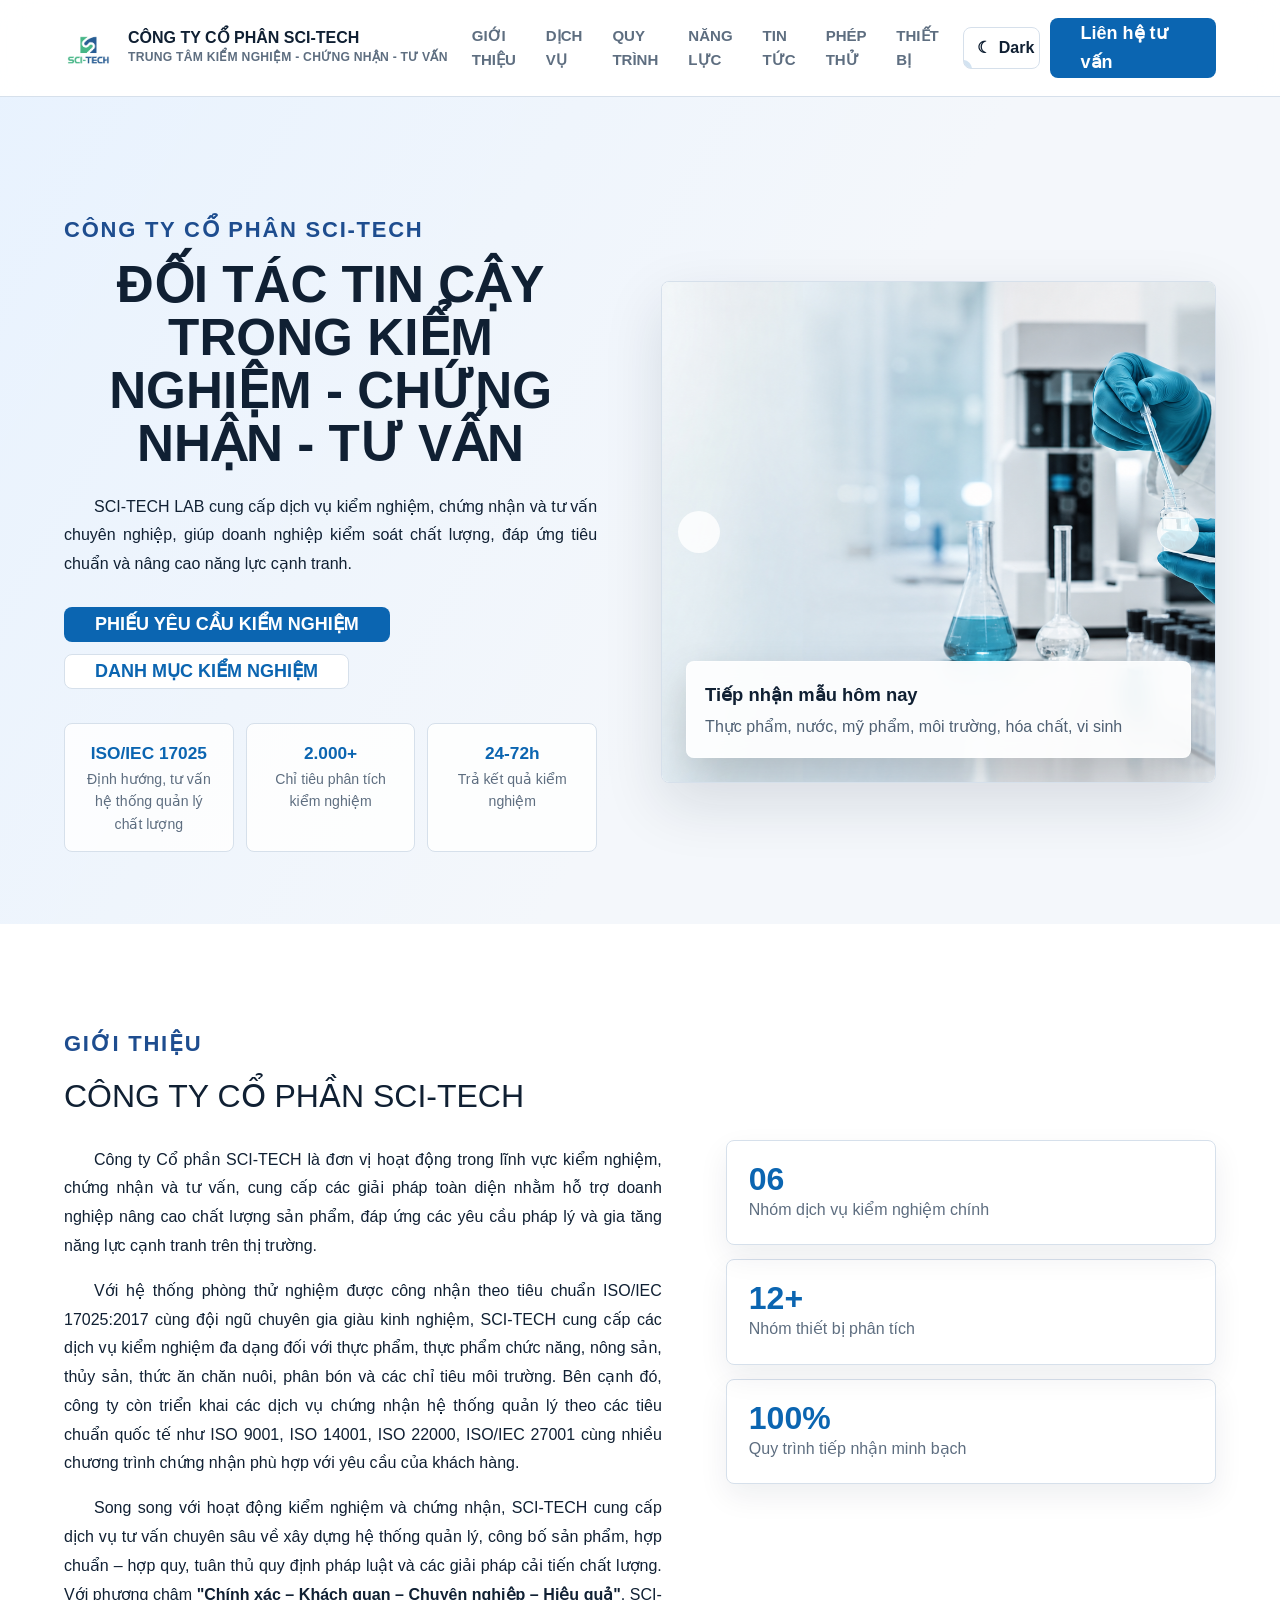
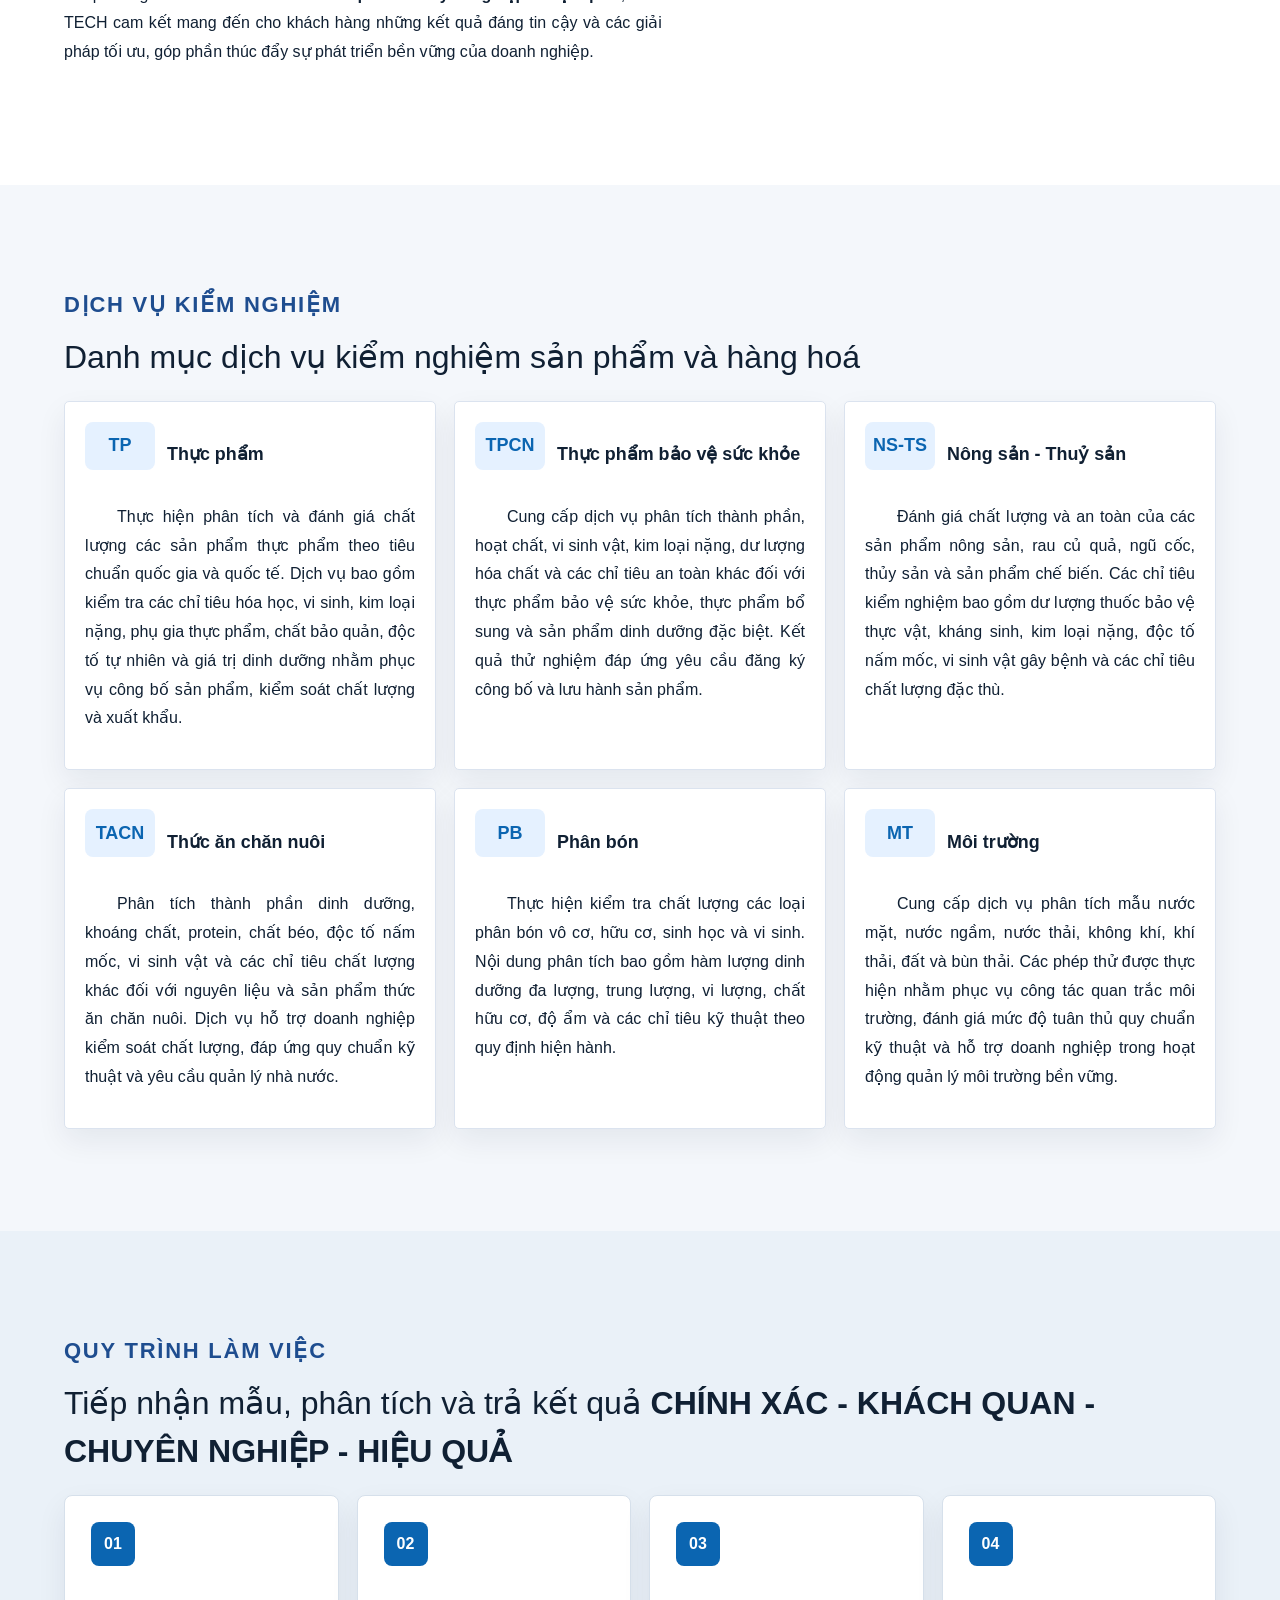
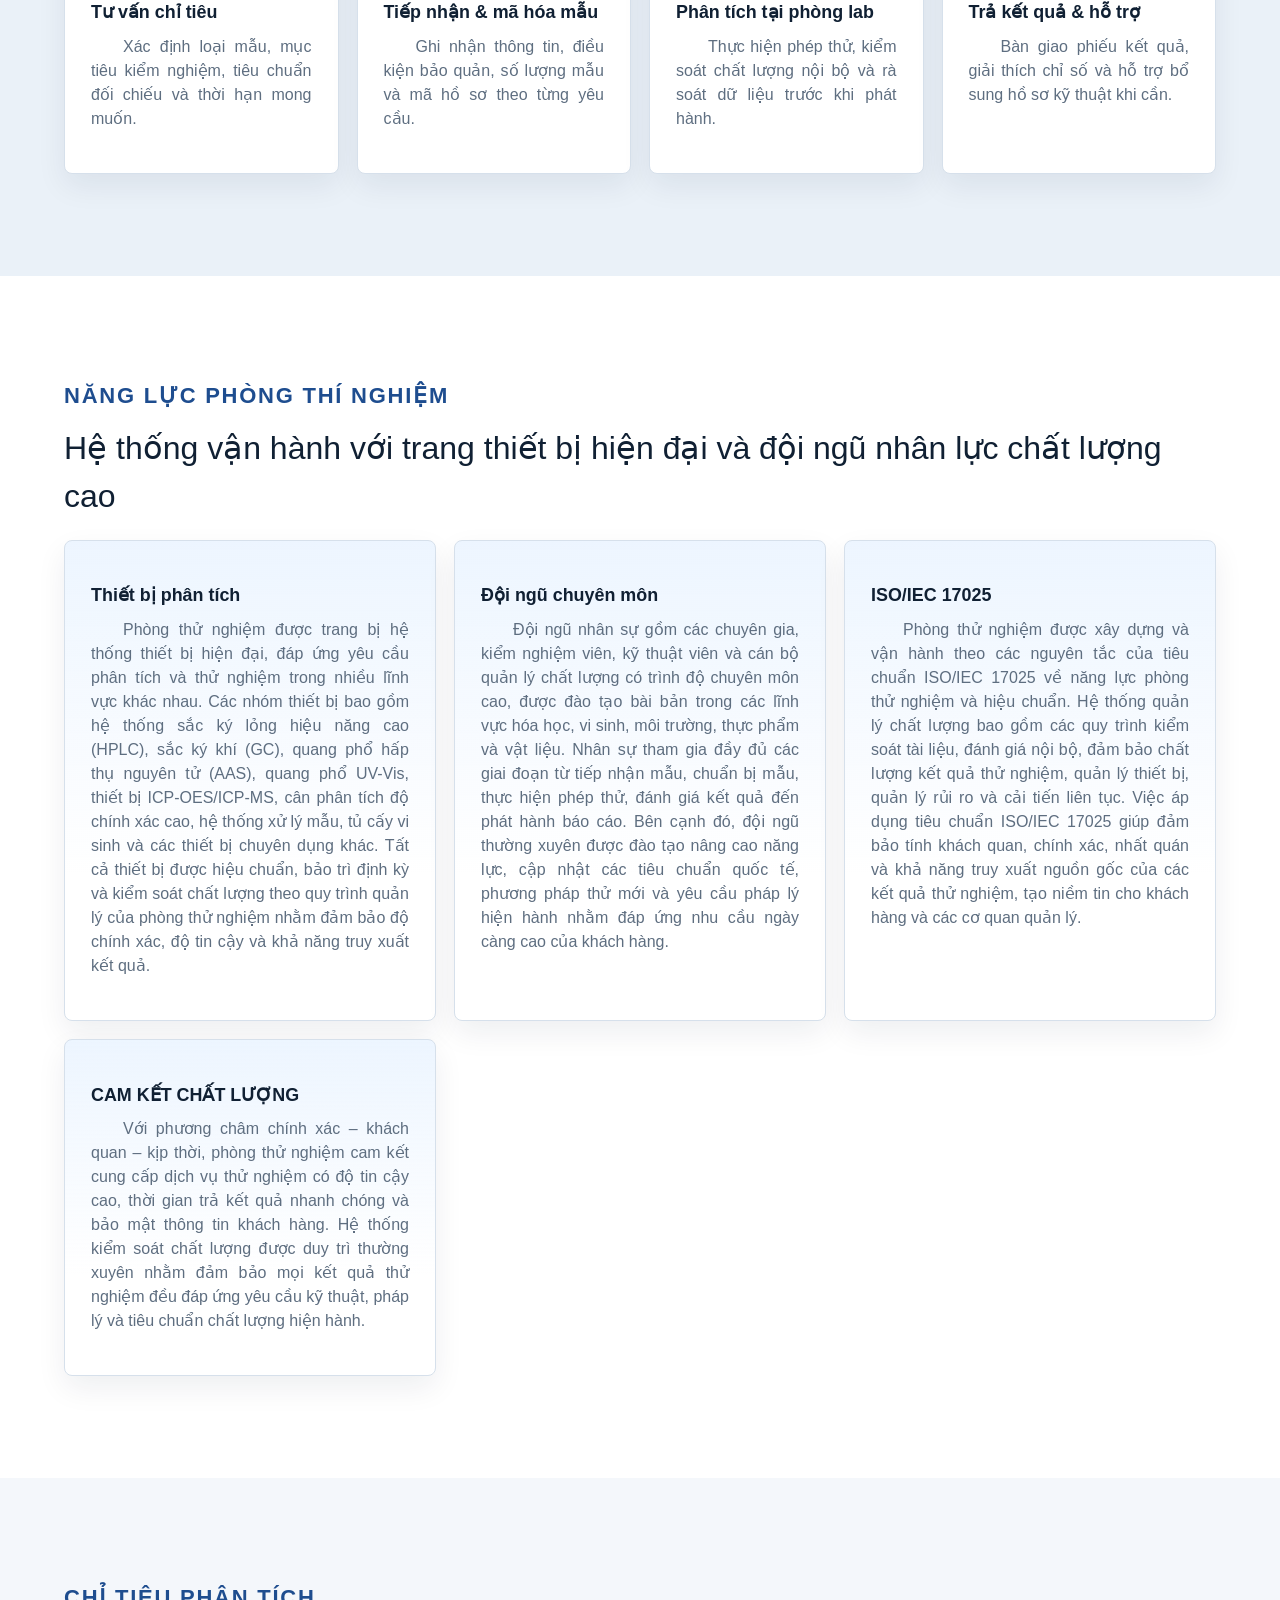
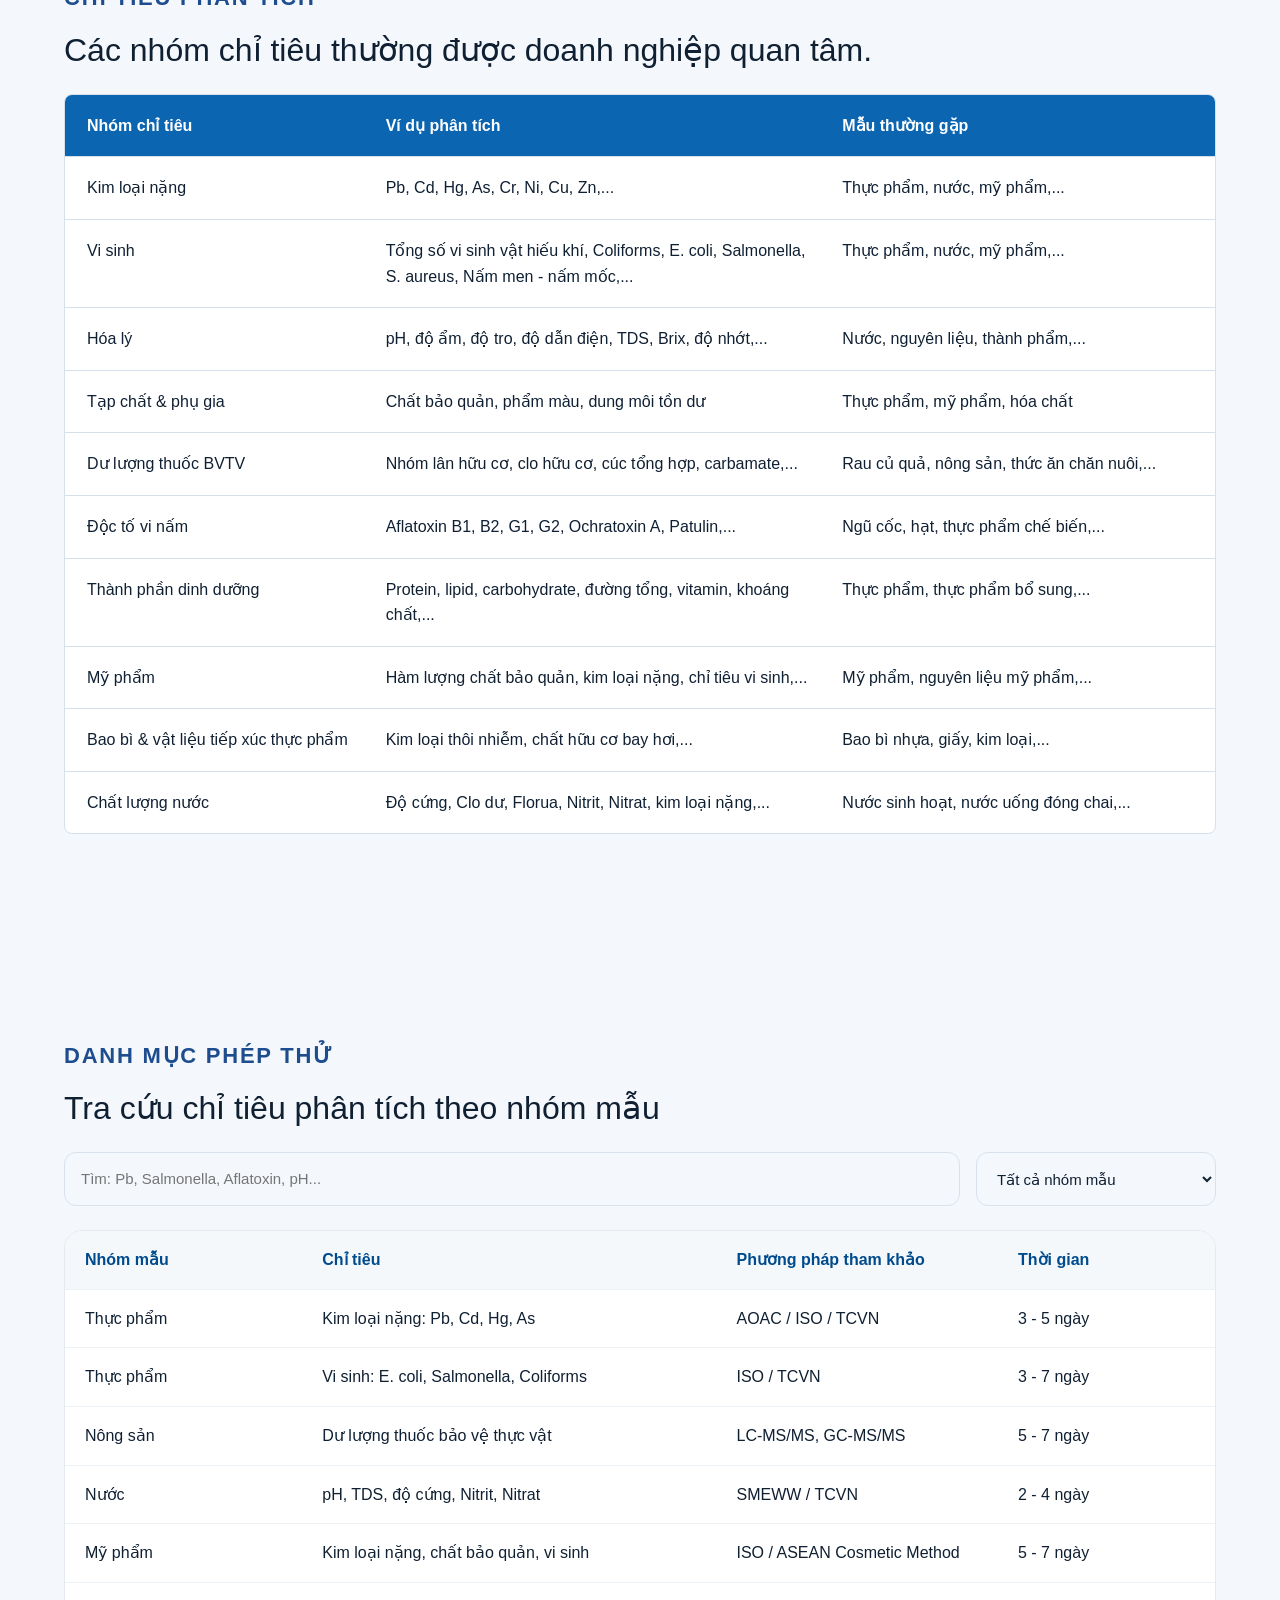
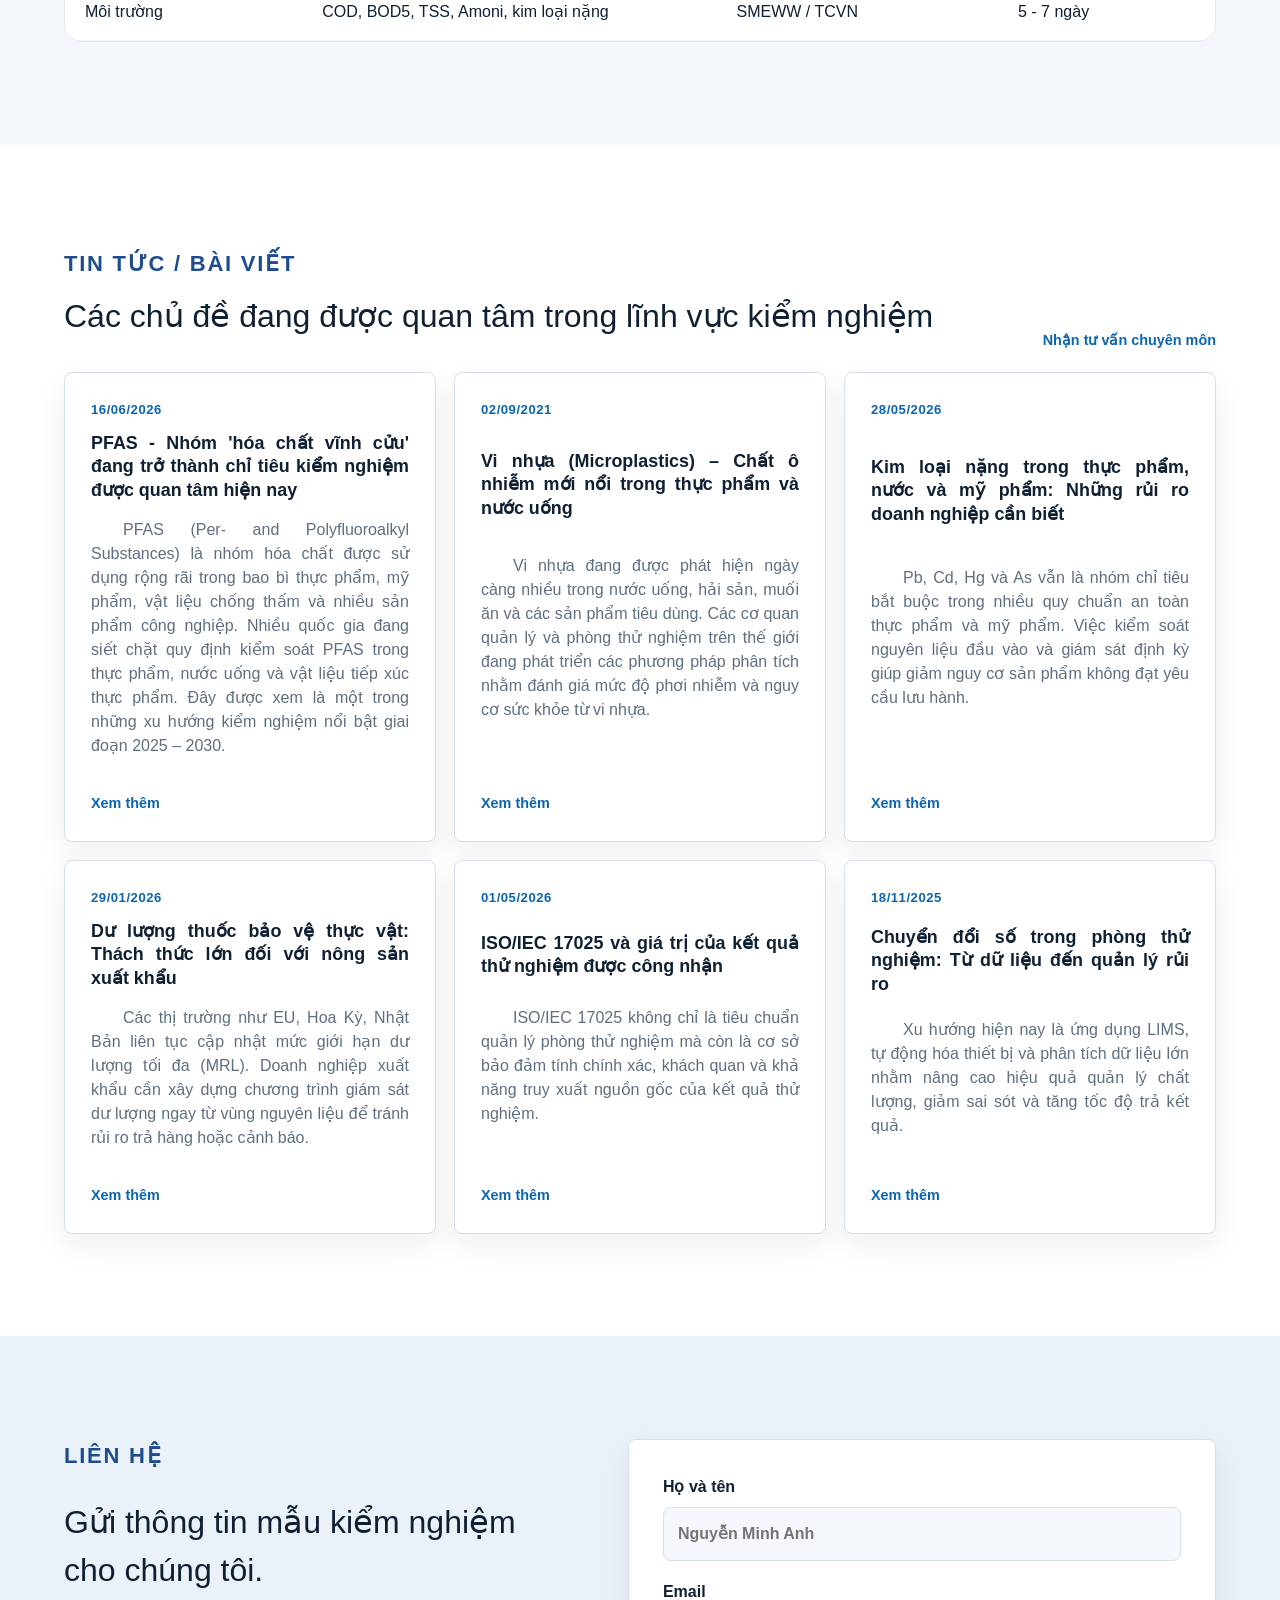
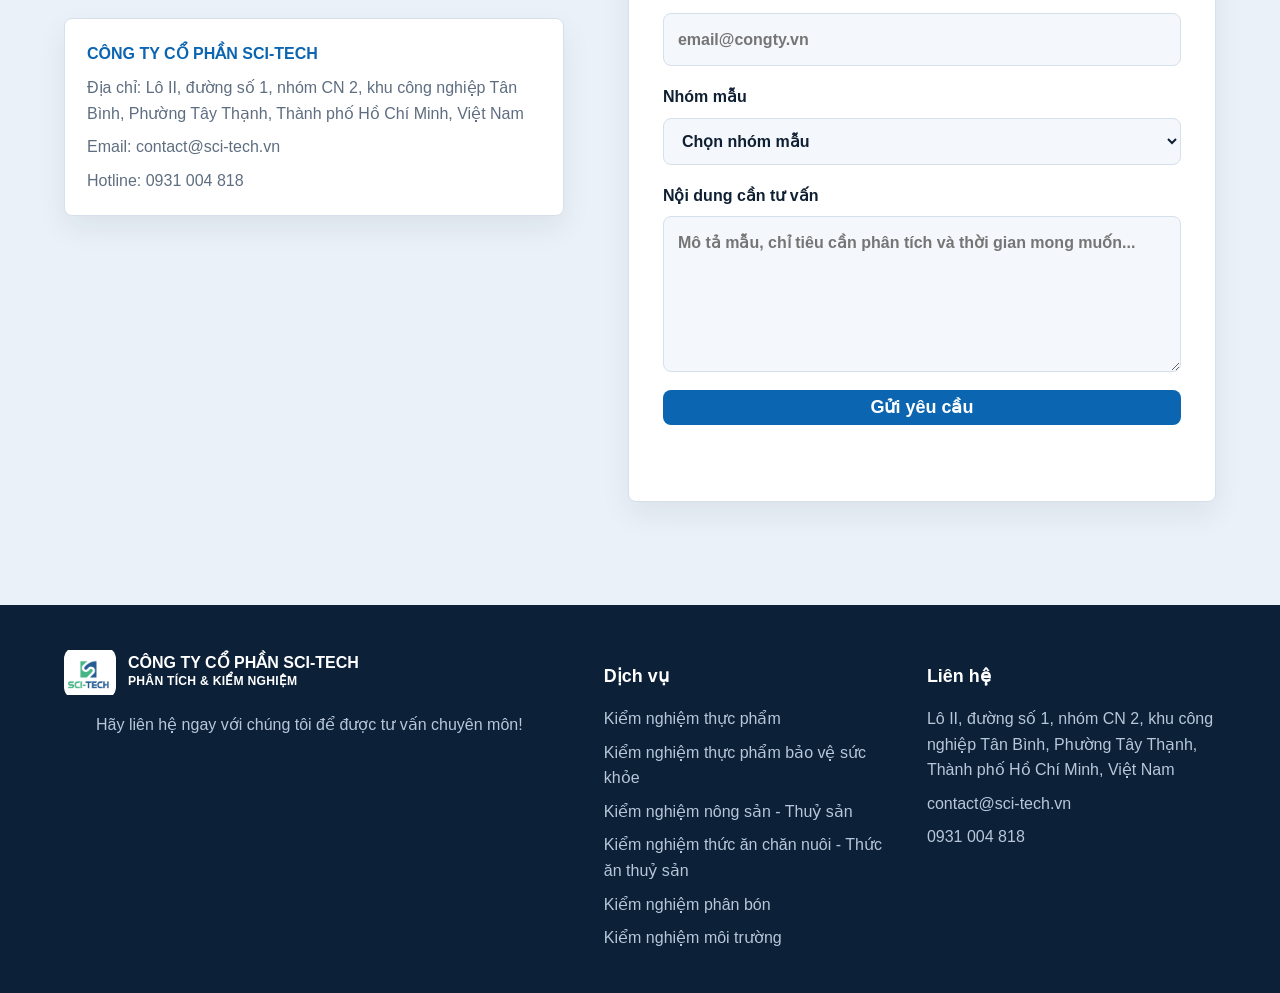
<file: index.html>
<!DOCTYPE html>
<html lang="vi">
<head>
  <meta charset="UTF-8">
  <meta name="viewport" content="width=device-width, initial-scale=1.0">
  <title>CÔNG TY CỔ PHÂN SCI-TECH - Trung tâm phân tích kiểm nghiệm</title>
  <link rel="stylesheet" href="style.css">
</head>
<body>
  <header class="site-header">
    <a class="brand" href="#top" aria-label="CÔNG TY CỔ PHÂN SCI-TECH">
      <img class="brand-logo" src="assets/company-logo 2.png" alt="Logo SCI-TECH LAB">
      <span class="brand-text">
        <strong>CÔNG TY CỔ PHÂN SCI-TECH</strong>
        <small>TRUNG TÂM KIỂM NGHIỆM - CHỨNG NHẬN - TƯ VẤN</small>
      </span>
    </a>

    <button class="mobile-menu-toggle" id="mobileMenuToggle" type="button" aria-label="Mở menu">
      <span></span>
      <span></span>
      <span></span>
    </button>

    <nav class="main-nav" id="mainNav" aria-label="Điều hướng chính">
      <a href="#about">GIỚI THIỆU</a>
      <a href="#services">DỊCH VỤ</a>
      <a href="#process">QUY TRÌNH</a>
      <a href="#capacity">NĂNG LỰC</a>
      <a href="#news">TIN TỨC</a>
      <a href="#test-catalog">PHÉP THỬ</a>
      <a href="equipment.html">THIẾT BỊ</a>
    </nav>

    <div class="header-actions">
      <button class="theme-toggle" id="themeToggle" type="button" aria-label="Đổi dark mode">
        <span class="theme-icon" aria-hidden="true">☾</span>
        <span class="theme-label">Dark</span>
      </button>
      <a class="btn btn-primary header-cta" href="#contact">Liên hệ tư vấn</a>
    </div>
  </header>

  <main id="top">
    <!-- Hero doanh nghiệp -->
    <section class="hero">
      <div class="hero-copy">
        <p class="eyebrow">CÔNG TY CỔ PHÂN SCI-TECH</p>
        <h1> ĐỐI TÁC TIN CẬY TRONG KIỂM NGHIỆM - CHỨNG NHẬN - TƯ VẤN </h1>
        <p class="hero-text">
         SCI-TECH LAB cung cấp dịch vụ kiểm nghiệm, chứng nhận và tư vấn chuyên nghiệp, giúp doanh nghiệp kiểm soát chất lượng, đáp ứng tiêu chuẩn và nâng cao năng lực cạnh tranh.
        </p>
        <div class="hero-actions">
          <a class="btn btn-primary" href="#contact">PHIẾU YÊU CẦU KIỂM NGHIỆM</a>
          <a class="btn btn-secondary" href="#services">DANH MỤC KIỂM NGHIỆM</a>
        </div>

        <div class="trust-row" aria-label="Thông tin nổi bật">
          <div class="iso-card">
            <strong>ISO/IEC 17025</strong>
            <span>Định hướng, tư vấn hệ thống quản lý chất lượng</span>
          </div>
          <div class="iso-card">
            <strong>2.000+</strong>
            <span>Chỉ tiêu phân tích kiểm nghiệm</span>
          </div>
          <div class="iso-card">
            <strong>24-72h</strong>
            <span>Trả kết quả kiểm nghiệm</span>
          </div>
        </div>
      </div>

      <div class="hero-media" aria-label="Phòng thí nghiệm phân tích mẫu">
        <div class="slides">
          <img src="assets/lab-hero.png" alt="Kiểm nghiệm phòng thí nghiệm">
          <img src="assets/kiemnghiem1.jpg" alt="Kiểm nghiệm mẫu nước">
          <img src="assets/kiemnghiem3.jpg" alt="Phân tích thực phẩm">
          <img src="assets/kiemnghiem4.png" alt="Kiểm nghiệm vi sinh">
          <img src="assets/kiemnghiem5.jpg" alt="Kiểm nghiệm sắc ký">
          <img src="assets/lab-hero.png" alt="Thiết bị phân tích và mẫu thử trong phòng thí nghiệm hiện đại">
        </div>
        <button class="slide-btn prev" type="button"></button>
        <button class="slide-btn next" type="button"></button>
        <div class="hero-panel">
          <strong>Tiếp nhận mẫu hôm nay</strong>
          <span>Thực phẩm, nước, mỹ phẩm, môi trường, hóa chất, vi sinh</span>
        </div>
      </div>
    </section>

    <!-- GIỚI THIỆU -->
    <section class="section about" id="about">
      <div class="section-heading">
        <p class="eyebrow">GIỚI THIỆU</p>
        <h2>CÔNG TY CỔ PHẦN SCI-TECH</h2>
      </div>

      <div class="about-layout">
        <div class="about-copy">
          <p>
           Công ty Cổ phần SCI-TECH là đơn vị hoạt động trong lĩnh vực kiểm nghiệm, chứng nhận và tư vấn, cung cấp các giải pháp toàn diện nhằm hỗ trợ doanh nghiệp nâng cao chất lượng sản phẩm, đáp ứng các yêu cầu pháp lý và gia tăng năng lực cạnh tranh trên thị trường.

          </p>
          <p>
           Với hệ thống phòng thử nghiệm được công nhận theo tiêu chuẩn ISO/IEC 17025:2017 cùng đội ngũ chuyên gia giàu kinh nghiệm, SCI-TECH cung cấp các dịch vụ kiểm nghiệm đa dạng đối với thực phẩm, thực phẩm chức năng, nông sản, thủy sản, thức ăn chăn nuôi, phân bón và các chỉ tiêu môi trường. Bên cạnh đó, công ty còn triển khai các dịch vụ chứng nhận hệ thống quản lý theo các tiêu chuẩn quốc tế như ISO 9001, ISO 14001, ISO 22000, ISO/IEC 27001 cùng nhiều chương trình chứng nhận phù hợp với yêu cầu của khách hàng.

          </p>
          <p>
           Song song với hoạt động kiểm nghiệm và chứng nhận, SCI-TECH cung cấp dịch vụ tư vấn chuyên sâu về xây dựng hệ thống quản lý, công bố sản phẩm, hợp chuẩn – hợp quy, tuân thủ quy định pháp luật và các giải pháp cải tiến chất lượng. Với phương châm <strong>"Chính xác – Khách quan – Chuyên nghiệp – Hiệu quả"</strong>, SCI-TECH cam kết mang đến cho khách hàng những kết quả đáng tin cậy và các giải pháp tối ưu, góp phần thúc đẩy sự phát triển bền vững của doanh nghiệp.
          </p>
         
        </div>
        <div class="about-stats">
          <article class="service-hover">
            <strong>06</strong>
            <span>Nhóm dịch vụ kiểm nghiệm chính</span>
            <div class="service-popup">
              <div class="service-item">Kiểm nghiệm thực phẩm</div>
              <div class="service-item">Kiểm nghiệm TPBVSK</div>
              <div class="service-item">Kiểm nghiệm nông sản - thủy sản</div>
              <div class="service-item">Kiểm nghiệm thức ăn chăn nuôi</div>
              <div class="service-item">Kiểm nghiệm phân bón</div>
              <div class="service-item">Kiểm nghiệm môi trường</div>
          </div>
          </article>
          <article class="equipment-hover">
            <strong>12+</strong>
            <span>Nhóm thiết bị phân tích</span>
            <div class="equipment-popup">

              <div class="equipment-item">01<br>Sắc ký khí (GC)</div>

              <div class="equipment-item">02<br>Sắc ký lỏng hiệu năng cao (HPLC/UHPLC)</div>

              <div class="equipment-item">03<br>Sắc ký ghép khối phổ (GC-MS/MS, LC-MS/MS)</div>

              <div class="equipment-item">04<br>Quang phổ hấp thụ nguyên tử (AAS)</div>

              <div class="equipment-item">05<br>Quang phổ phát xạ plasma cảm ứng (ICP-OES)</div>

              <div class="equipment-item">06<br>Khối phổ plasma cảm ứng (ICP-MS)</div>

              <div class="equipment-item">07<br>Quang phổ UV-Vis</div>

              <div class="equipment-item">08<br>Quang phổ hồng ngoại (FTIR)</div>

              <div class="equipment-item">09<br>Thiết bị phân tích tổng nguyên tố (TOC, TN, TS)</div>

              <div class="equipment-item">10<br>Thiết bị phân tích vi sinh</div>

              <div class="equipment-item">11<br>Thiết bị phân tích chỉ tiêu vật lý</div>

              <div class="equipment-item">12<br>Thiết bị chuẩn độ và phân tích hóa lý tự động</div>

            </div>
            </article>
              <article class="process-hover">
            <strong>100%</strong>
            <span>Quy trình tiếp nhận minh bạch</span>
          </article>
        </div>
      </div>
    </section>

    <!-- Dịch vụ kiểm nghiệm -->
    <section class="section services" id="services">
      <div class="section-heading">
        <p class="eyebrow">Dịch vụ kiểm nghiệm</p>
        <h2>Danh mục dịch vụ kiểm nghiệm sản phẩm và hàng hoá</h2>
      </div>

      <div class="service-grid">
        <article class="service-card">
          <div class="service-header">
            <span class="service-icon">TP</span>
            <h3>Thực phẩm</h3>
          </div>
          <p>Thực hiện phân tích và đánh giá chất lượng các sản phẩm thực phẩm theo tiêu chuẩn quốc gia và quốc tế. Dịch vụ bao gồm kiểm tra các chỉ tiêu hóa học, vi sinh, kim loại nặng, phụ gia thực phẩm, chất bảo quản, độc tố tự nhiên và giá trị dinh dưỡng nhằm phục vụ công bố sản phẩm, kiểm soát chất lượng và xuất khẩu.</p>
        </article>
        <article class="service-card">
          <div class="service-header">
            <span class="service-icon">TPCN</span>
            <h3>Thực phẩm bảo vệ sức khỏe</h3>
          </div>
          <p>Cung cấp dịch vụ phân tích thành phần, hoạt chất, vi sinh vật, kim loại nặng, dư lượng hóa chất và các chỉ tiêu an toàn khác đối với thực phẩm bảo vệ sức khỏe, thực phẩm bổ sung và sản phẩm dinh dưỡng đặc biệt. Kết quả thử nghiệm đáp ứng yêu cầu đăng ký công bố và lưu hành sản phẩm.</p>
        </article>
        <article class="service-card">
          <div class="service-header">
            <span class="service-icon">NS-TS</span>
           <h3>Nông sản - Thuỷ sản</h3>
          </div>
          <p>Đánh giá chất lượng và an toàn của các sản phẩm nông sản, rau củ quả, ngũ cốc, thủy sản và sản phẩm chế biến. Các chỉ tiêu kiểm nghiệm bao gồm dư lượng thuốc bảo vệ thực vật, kháng sinh, kim loại nặng, độc tố nấm mốc, vi sinh vật gây bệnh và các chỉ tiêu chất lượng đặc thù.</p>
        </article>
        <article class="service-card">
          <div class="service-header">
            <span class="service-icon">TACN</span>
            <h3>Thức ăn chăn nuôi</h3>
          </div>
          <p>Phân tích thành phần dinh dưỡng, khoáng chất, protein, chất béo, độc tố nấm mốc, vi sinh vật và các chỉ tiêu chất lượng khác đối với nguyên liệu và sản phẩm thức ăn chăn nuôi. Dịch vụ hỗ trợ doanh nghiệp kiểm soát chất lượng, đáp ứng quy chuẩn kỹ thuật và yêu cầu quản lý nhà nước.</p>
        </article>
        <article class="service-card">
          <div class="service-header">
            <span class="service-icon">PB</span>
            <h3>Phân bón</h3>
          </div>
          <p>Thực hiện kiểm tra chất lượng các loại phân bón vô cơ, hữu cơ, sinh học và vi sinh. Nội dung phân tích bao gồm hàm lượng dinh dưỡng đa lượng, trung lượng, vi lượng, chất hữu cơ, độ ẩm và các chỉ tiêu kỹ thuật theo quy định hiện hành.</p>
        </article>
        <article class="service-card">
          <div class="service-header">
            <span class="service-icon">MT</span>
            <h3>Môi trường</h3>
          </div>
          <p>Cung cấp dịch vụ phân tích mẫu nước mặt, nước ngầm, nước thải, không khí, khí thải, đất và bùn thải. Các phép thử được thực hiện nhằm phục vụ công tác quan trắc môi trường, đánh giá mức độ tuân thủ quy chuẩn kỹ thuật và hỗ trợ doanh nghiệp trong hoạt động quản lý môi trường bền vững.</p>
        </article>
      </div>
    </section>

    <!-- Quy trình tiếp nhận mẫu -->
    <section class="section process" id="process">
      <div class="section-heading">
        <p class="eyebrow">Quy trình làm việc</p>
        <h2>Tiếp nhận mẫu, phân tích và trả kết quả <strong> CHÍNH XÁC - KHÁCH QUAN - CHUYÊN NGHIỆP - HIỆU QUẢ</strong></h2>
      </div>

      <div class="timeline">
        <article class="timeline-step">
          <span>01</span>
          <h3>Tư vấn chỉ tiêu</h3>
          <p>Xác định loại mẫu, mục tiêu kiểm nghiệm, tiêu chuẩn đối chiếu và thời hạn mong muốn.</p>
        </article>
        <article class="timeline-step">
          <span>02</span>
          <h3>Tiếp nhận & mã hóa mẫu</h3>
          <p>Ghi nhận thông tin, điều kiện bảo quản, số lượng mẫu và mã hồ sơ theo từng yêu cầu.</p>
        </article>
        <article class="timeline-step">
          <span>03</span>
          <h3>Phân tích tại phòng lab</h3>
          <p>Thực hiện phép thử, kiểm soát chất lượng nội bộ và rà soát dữ liệu trước khi phát hành.</p>
        </article>
        <article class="timeline-step">
          <span>04</span>
          <h3>Trả kết quả & hỗ trợ</h3>
          <p>Bàn giao phiếu kết quả, giải thích chỉ số và hỗ trợ bổ sung hồ sơ kỹ thuật khi cần.</p>
        </article>
      </div>
    </section>

    <!-- Năng lực phòng thí nghiệm -->
    <section class="section capacity" id="capacity">
      <div class="section-heading">
        <p class="eyebrow">Năng lực phòng thí nghiệm</p>
        <h2>Hệ thống vận hành với trang thiết bị hiện đại và đội ngũ nhân lực chất lượng cao </h2>
      </div>

      <div class="capacity-grid">
        <article class="capacity-card">
          <h3>Thiết bị phân tích</h3>
          <p>Phòng thử nghiệm được trang bị hệ thống thiết bị hiện đại, đáp ứng yêu cầu phân tích và thử nghiệm trong nhiều lĩnh vực khác nhau. Các nhóm thiết bị bao gồm hệ thống sắc ký lỏng hiệu năng cao (HPLC), sắc ký khí (GC), quang phổ hấp thụ nguyên tử (AAS), quang phổ UV-Vis, thiết bị ICP-OES/ICP-MS, cân phân tích độ chính xác cao, hệ thống xử lý mẫu, tủ cấy vi sinh và các thiết bị chuyên dụng khác. Tất cả thiết bị được hiệu chuẩn, bảo trì định kỳ và kiểm soát chất lượng theo quy trình quản lý của phòng thử nghiệm nhằm đảm bảo độ chính xác, độ tin cậy và khả năng truy xuất kết quả.</p>
        </article>
        <article class="capacity-card">
          <h3>Đội ngũ chuyên môn</h3>
          <p>Đội ngũ nhân sự gồm các chuyên gia, kiểm nghiệm viên, kỹ thuật viên và cán bộ quản lý chất lượng có trình độ chuyên môn cao, được đào tạo bài bản trong các lĩnh vực hóa học, vi sinh, môi trường, thực phẩm và vật liệu. Nhân sự tham gia đầy đủ các giai đoạn từ tiếp nhận mẫu, chuẩn bị mẫu, thực hiện phép thử, đánh giá kết quả đến phát hành báo cáo. Bên cạnh đó, đội ngũ thường xuyên được đào tạo nâng cao năng lực, cập nhật các tiêu chuẩn quốc tế, phương pháp thử mới và yêu cầu pháp lý hiện hành nhằm đáp ứng nhu cầu ngày càng cao của khách hàng.</p>
        </article>
        <article class="capacity-card">
          <h3>ISO/IEC 17025</h3>
          <p>Phòng thử nghiệm được xây dựng và vận hành theo các nguyên tắc của tiêu chuẩn ISO/IEC 17025 về năng lực phòng thử nghiệm và hiệu chuẩn. Hệ thống quản lý chất lượng bao gồm các quy trình kiểm soát tài liệu, đánh giá nội bộ, đảm bảo chất lượng kết quả thử nghiệm, quản lý thiết bị, quản lý rủi ro và cải tiến liên tục. Việc áp dụng tiêu chuẩn ISO/IEC 17025 giúp đảm bảo tính khách quan, chính xác, nhất quán và khả năng truy xuất nguồn gốc của các kết quả thử nghiệm, tạo niềm tin cho khách hàng và các cơ quan quản lý.</p>
        </article>
         <article class="capacity-card">
          <h3>CAM KẾT CHẤT LƯỢNG</h3>
          <p>Với phương châm chính xác – khách quan – kịp thời, phòng thử nghiệm cam kết cung cấp dịch vụ thử nghiệm có độ tin cậy cao, thời gian trả kết quả nhanh chóng và bảo mật thông tin khách hàng. Hệ thống kiểm soát chất lượng được duy trì thường xuyên nhằm đảm bảo mọi kết quả thử nghiệm đều đáp ứng yêu cầu kỹ thuật, pháp lý và tiêu chuẩn chất lượng hiện hành.</p>
      </div>
    </section>

    <!-- Chỉ tiêu phân tích phổ biến -->
    <section class="section indicators" id="indicators">
      <div class="section-heading">
        <p class="eyebrow">CHỈ TIÊU PHÂN TÍCH</p>
        <h2>Các nhóm chỉ tiêu thường được doanh nghiệp quan tâm.</h2>
      </div>

      <div class="indicator-table" role="table" aria-label="Chỉ tiêu phân tích phổ biến">
        <div class="table-row table-head" role="row">
          <span role="columnheader">Nhóm chỉ tiêu</span>
          <span role="columnheader">Ví dụ phân tích</span>
          <span role="columnheader">Mẫu thường gặp</span>
        </div>
        <div class="table-row" role="row">
          <span role="cell">Kim loại nặng</span>
          <span role="cell">Pb, Cd, Hg, As, Cr, Ni, Cu, Zn,...</span>
          <span role="cell">Thực phẩm, nước, mỹ phẩm,...</span>
        </div>
        <div class="table-row" role="row">
          <span role="cell">Vi sinh</span>
          <span role="cell">Tổng số vi sinh vật hiếu khí, Coliforms, E. coli, Salmonella, S. aureus, Nấm men - nấm mốc,...</span>
          <span role="cell">Thực phẩm, nước, mỹ phẩm,...</span>
        </div>
        <div class="table-row" role="row">
          <span role="cell">Hóa lý</span>
          <span role="cell">pH, độ ẩm, độ tro, độ dẫn điện, TDS, Brix, độ nhớt,...</span>
          <span role="cell">Nước, nguyên liệu, thành phẩm,...</span>
        </div>
        <div class="table-row" role="row">
          <span role="cell">Tạp chất & phụ gia</span>
          <span role="cell">Chất bảo quản, phẩm màu, dung môi tồn dư</span>
          <span role="cell">Thực phẩm, mỹ phẩm, hóa chất</span>
        </div>
        <div class="table-row" role="row">
          <span role="cell">Dư lượng thuốc BVTV</span>
          <span role="cell">Nhóm lân hữu cơ, clo hữu cơ, cúc tổng hợp, carbamate,...</span>
          <span role="cell">Rau củ quả, nông sản, thức ăn chăn nuôi,...</span>
        </div>
        <div class="table-row" role="row">
          <span role="cell">Độc tố vi nấm</span>
          <span role="cell">Aflatoxin B1, B2, G1, G2, Ochratoxin A, Patulin,...</span>
          <span role="cell">Ngũ cốc, hạt, thực phẩm chế biến,...</span>
        </div>
        <div class="table-row" role="row">
          <span role="cell">Thành phần dinh dưỡng</span>
          <span role="cell">Protein, lipid, carbohydrate, đường tổng, vitamin, khoáng chất,...</span>
          <span role="cell">Thực phẩm, thực phẩm bổ sung,...</span>
        </div>
        <div class="table-row" role="row">
          <span role="cell">Mỹ phẩm</span>
          <span role="cell">Hàm lượng chất bảo quản, kim loại nặng, chỉ tiêu vi sinh,...</span>
          <span role="cell">Mỹ phẩm, nguyên liệu mỹ phẩm,...</span>
        </div>
        <div class="table-row" role="row">
          <span role="cell">Bao bì & vật liệu tiếp xúc thực phẩm</span>
          <span role="cell">Kim loại thôi nhiễm, chất hữu cơ bay hơi,...</span>
          <span role="cell">Bao bì nhựa, giấy, kim loại,...</span>
        </div>
        <div class="table-row" role="row">
          <span role="cell">Chất lượng nước</span>
          <span role="cell">Độ cứng, Clo dư, Florua, Nitrit, Nitrat, kim loại nặng,...</span>
          <span role="cell">Nước sinh hoạt, nước uống đóng chai,...</span>
        </div>
      </div>
    </section>
  <section class="section test-catalog" id="test-catalog">
    <div class="section-heading">
      <p class="eyebrow">DANH MỤC PHÉP THỬ</p>
      <h2>Tra cứu chỉ tiêu phân tích theo nhóm mẫu</h2>
    </div>

    <div class="catalog-tools">
      <input id="testSearch" type="search" placeholder="Tìm: Pb, Salmonella, Aflatoxin, pH...">

    <select id="sampleFilter">
      <option value="all">Tất cả nhóm mẫu</option>
      <option value="Thực phẩm">Thực phẩm</option>
      <option value="Nước">Nước</option>
      <option value="Mỹ phẩm">Mỹ phẩm</option>
      <option value="Nông sản">Nông sản</option>
      <option value="Môi trường">Môi trường</option>
    </select>
    </div>

    <div class="catalog-table">
      <div class="table-row table-head">
        <span>Nhóm mẫu</span>
        <span>Chỉ tiêu</span>
        <span>Phương pháp tham khảo</span>
        <span>Thời gian</span>
      </div>

      <div id="testCatalogBody"></div>
    </div>
  </section>
  
    <!-- Tin tức render từ JavaScript -->
    <section class="section news" id="news">
      <div class="section-heading section-heading-row">
        <div>
          <p class="eyebrow">Tin tức / Bài viết</p>
          <h2>Các chủ đề đang được quan tâm trong lĩnh vực kiểm nghiệm</h2>
        </div>
        <a class="text-link" href="#contact">Nhận tư vấn chuyên môn</a>
      </div>

      <div class="news-grid" id="newsGrid" aria-live="polite"></div>
    </section>

    <!-- Form liên hệ -->
    <section class="section contact" id="contact">
      <div class="contact-info">
        <p class="eyebrow">Liên hệ</p>
        <h2>Gửi thông tin mẫu kiểm nghiệm cho chúng tôi. </h2>
       
        <div class="contact-box">
          <strong>CÔNG TY CỔ PHẦN SCI-TECH</strong>
          <span>Địa chỉ: Lô II, đường số 1, nhóm CN 2, khu công nghiệp Tân Bình, Phường Tây Thạnh, Thành phố Hồ Chí Minh, Việt Nam</span>
          <span>Email: contact@sci-tech.vn</span>
          <span>Hotline: 0931 004 818</span>
        </div>
      </div>

      <form
        class="contact-form"
        action="https://formsubmit.co/smartai0101@gmail.com"
        method="POST">
        <input type="hidden" name="_subject" value="Yêu cầu kiểm nghiệm mới từ website SCI-TECH">
        <input type="hidden" name="_captcha" value="false">
        <input type="hidden" name="_template" value="table">
        <label>
          Họ và tên
          <input type="text" name="Họ và tên" placeholder="Nguyễn Minh Anh" required>
        </label>
        <label>
          Email
          <input type="email" name="Email" placeholder="email@congty.vn" required>
        </label>
        <label>
          Nhóm mẫu
          <select name="Nhóm mẫu" required>
            <option value="">Chọn nhóm mẫu</option>
            <option>Thực phẩm</option>
            <option>Thực phẩm bảo vệ sức khỏe</option>
            <option>Nông sản - Thuỷ sản</option>
            <option>Thức ăn chăn nuôi - Thức ăn thuỷ sản</option>
            <option>Phân bón</option>
            <option>Môi trường</option>
          </select>
        </label>
        <label>
          Nội dung cần tư vấn
          <textarea name="Nội dung tư vấn" rows="5" placeholder="Mô tả mẫu, chỉ tiêu cần phân tích và thời gian mong muốn..." required></textarea>
        </label>
        <button class="btn btn-primary" type="submit">Gửi yêu cầu</button>
        <p class="form-message" id="formMessage" role="status" aria-live="polite"></p>
      </form>
    </section>
  </main>

  <footer class="site-footer">
    <div>
      <a class="brand footer-brand" href="#top" aria-label="SCI-TECH LAB">
        <img class="brand-logo" src="assets/company-logo 2.png" alt="Logo SCI-TECH LAB">
        <span class="brand-text">
          <strong>CÔNG TY CỔ PHẦN SCI-TECH</strong>
          <small>Phân tích & Kiểm nghiệm</small>
        </span>
      </a>
      <p>Hãy liên hệ ngay với chúng tôi để được tư vấn chuyên môn!</p>
    </div>

    <div>
      <h3>Dịch vụ</h3>
      <a href="#services">Kiểm nghiệm thực phẩm</a>
      <a href="#services">Kiểm nghiệm thực phẩm bảo vệ sức khỏe</a>
      <a href="#services">Kiểm nghiệm nông sản - Thuỷ sản</a>
      <a href="#services">Kiểm nghiệm thức ăn chăn nuôi - Thức ăn thuỷ sản</a>
      <a href="#services">Kiểm nghiệm phân bón</a>
      <a href="#services">Kiểm nghiệm môi trường</a>
    </div>

    <div>
      <h3>Liên hệ</h3>
      <span>Lô II, đường số 1, nhóm CN 2, khu công nghiệp Tân Bình, Phường Tây Thạnh, Thành phố Hồ Chí Minh, Việt Nam</span>
      <span>contact@sci-tech.vn</span>
      <span>0931 004 818</span>
    </div>
  </footer>

  <script src="script.js"></script>
</body>
</html>
</file>
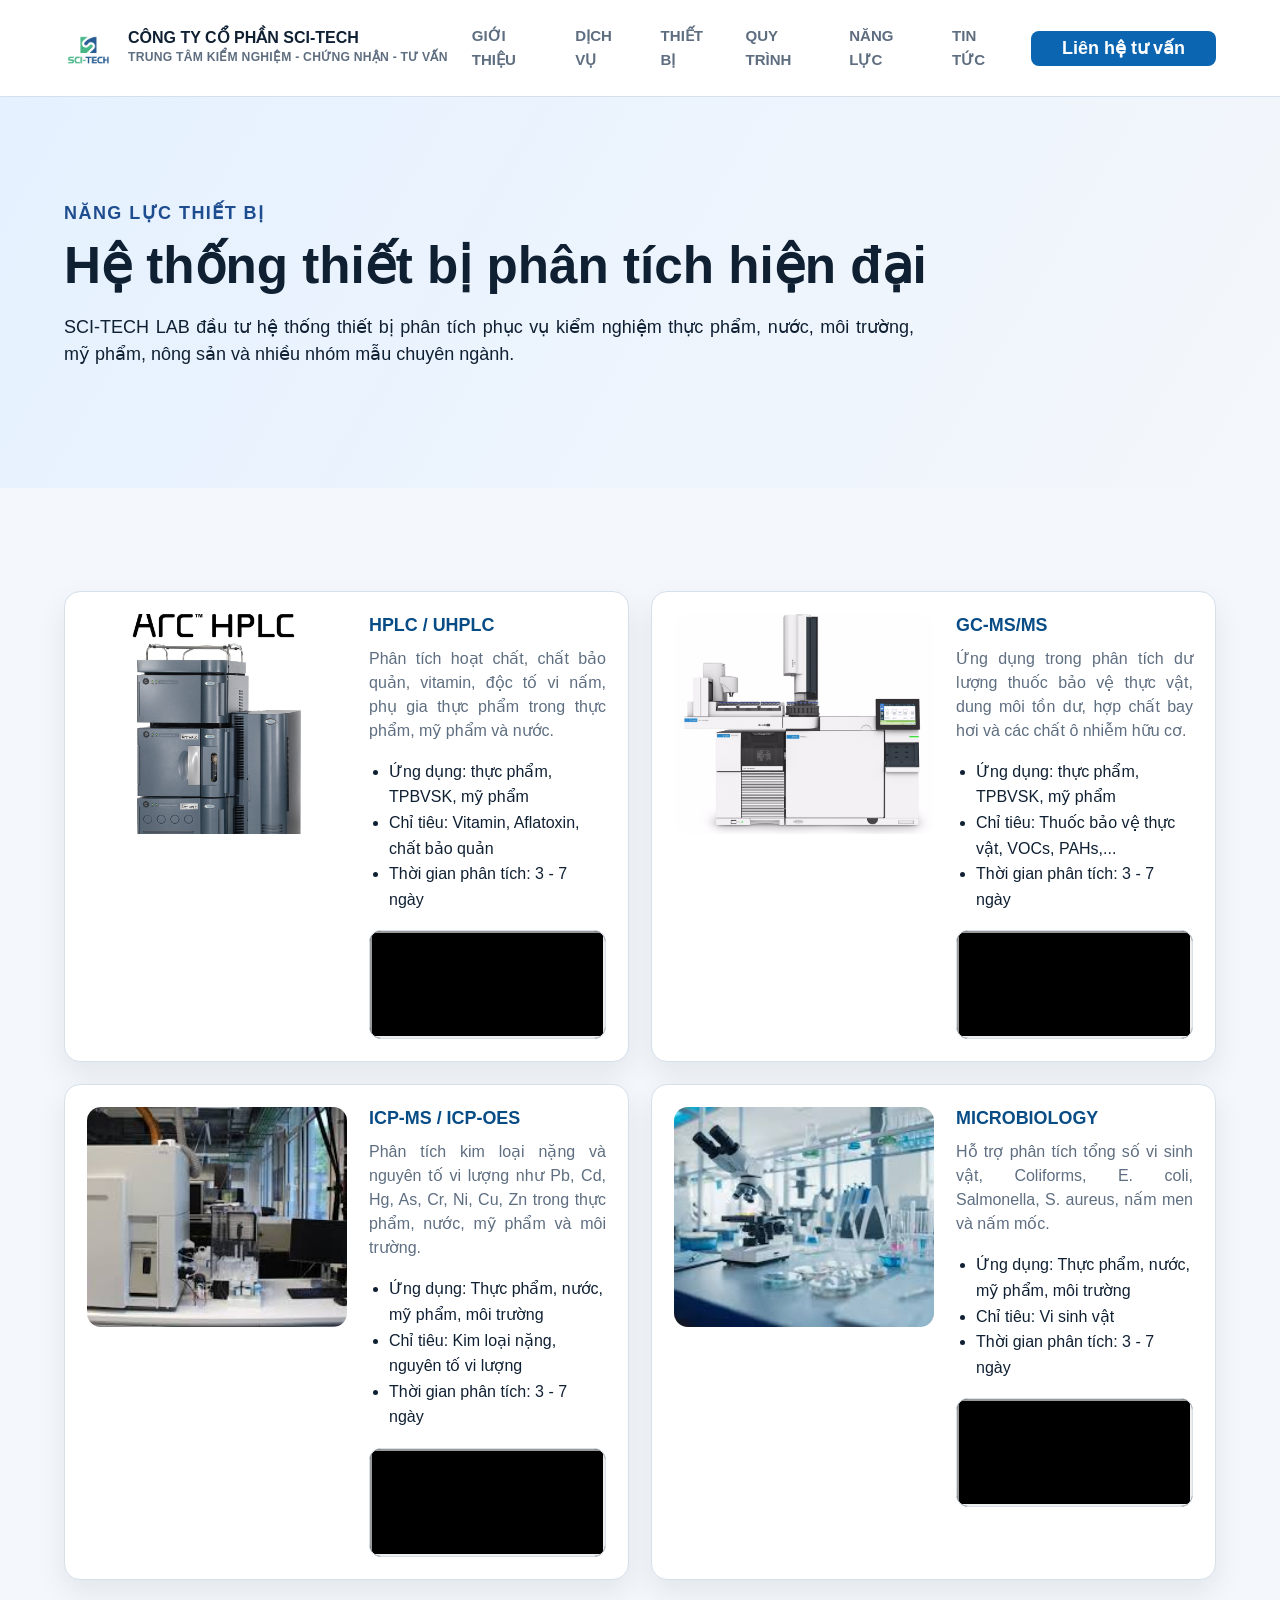
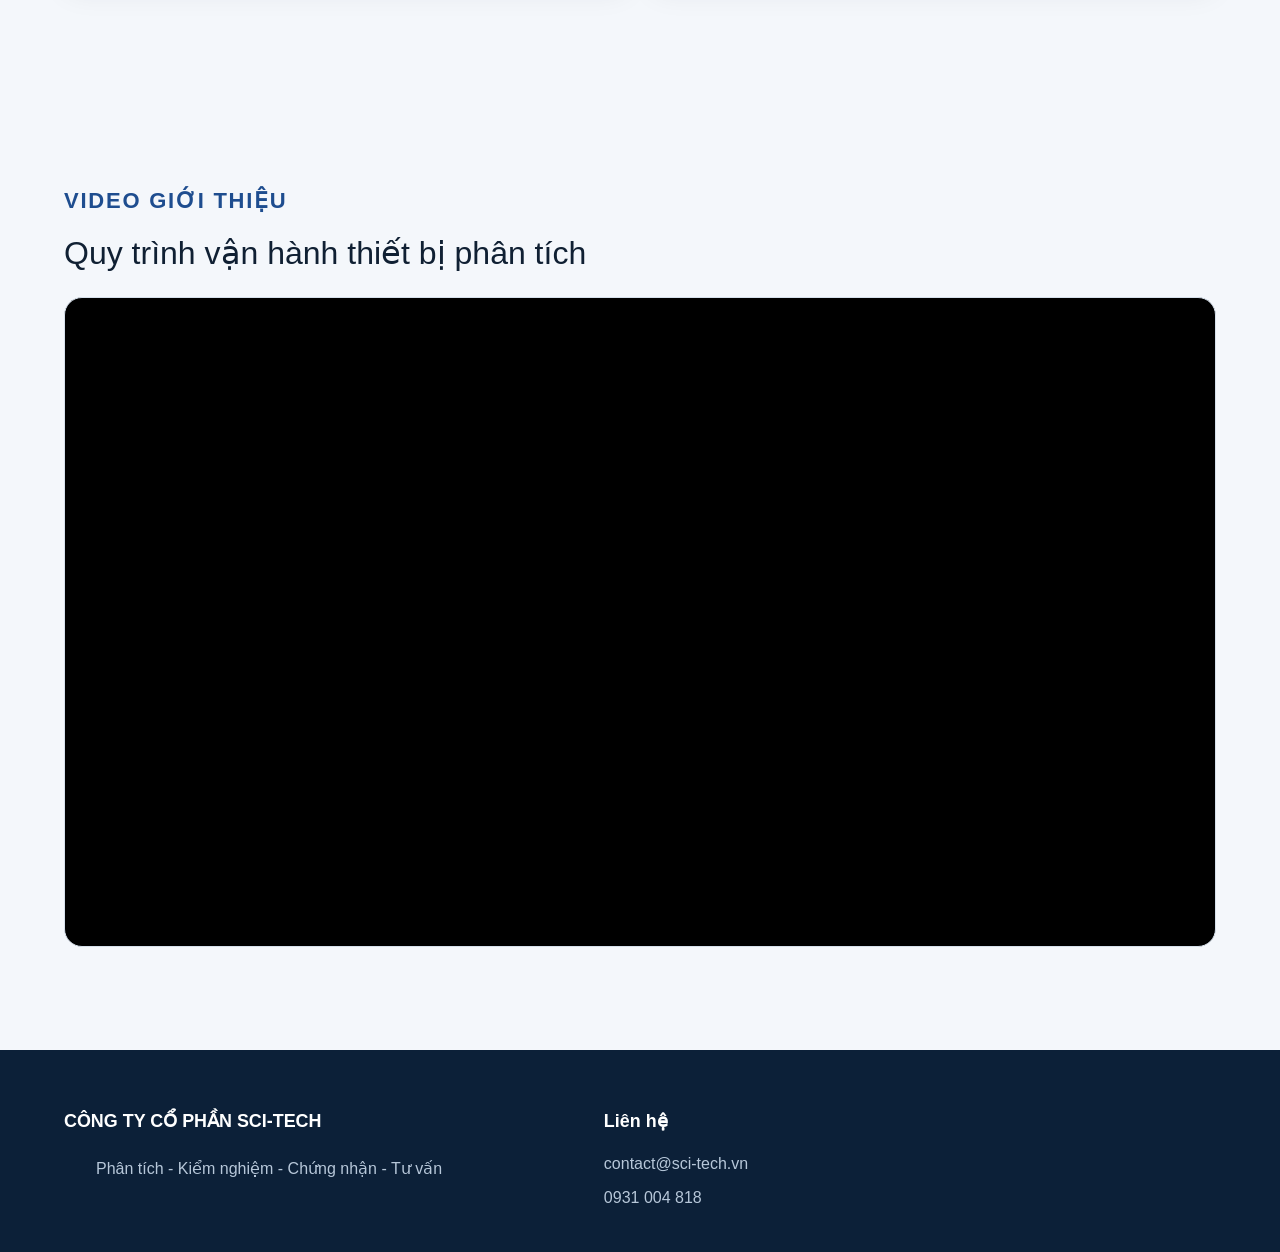
<file: equipment.html>
<!DOCTYPE html>
<html lang="vi">
<head>
  <meta charset="UTF-8">
  <meta name="viewport" content="width=device-width, initial-scale=1.0">
  <title>Thiết bị phân tích - SCI-TECH LAB</title>
  <link rel="stylesheet" href="style.css">
</head>

<body>
  <header class="site-header">
    <a class="brand" href="index.html">
      <img class="brand-logo" src="assets/company-logo 2.png" alt="Logo SCI-TECH LAB">
      <span class="brand-text">
        <strong>CÔNG TY CỔ PHẦN SCI-TECH</strong>
        <small>TRUNG TÂM KIỂM NGHIỆM - CHỨNG NHẬN - TƯ VẤN</small>
      </span>
    </a>

    <nav class="main-nav">
      <a href="index.html#about">GIỚI THIỆU</a>
      <a href="index.html#services">DỊCH VỤ</a>
      <a href="equipment.html">THIẾT BỊ</a>
      <a href="index.html#process">QUY TRÌNH</a>
      <a href="index.html#capacity">NĂNG LỰC</a>
      <a href="index.html#news">TIN TỨC</a>
    </nav>

    <div class="header-actions">
      <a class="btn btn-primary header-cta" href="index.html#contact">Liên hệ tư vấn</a>
    </div>
  </header>

  <main>
    <section class="section equipment-hero">
      <p class="eyebrow">NĂNG LỰC THIẾT BỊ</p>
      <h1>Hệ thống thiết bị phân tích hiện đại</h1>
      <p>
        SCI-TECH LAB đầu tư hệ thống thiết bị phân tích phục vụ kiểm nghiệm thực phẩm,
        nước, môi trường, mỹ phẩm, nông sản và nhiều nhóm mẫu chuyên ngành.
      </p>
    </section>

    <section class="section equipment-page">
    <div class="equipment-page-grid">

       <article class="equipment-card">
        <img src="assets/hplc.jpg" alt="Hệ thống HPLC">

        <div class="equipment-content">
            <h3>HPLC / UHPLC</h3>

            <p>
                Phân tích hoạt chất, chất bảo quản, vitamin, độc tố vi nấm,
                phụ gia thực phẩm trong thực phẩm, mỹ phẩm và nước.
            </p>

            <ul>
                <li>Ứng dụng: thực phẩm, TPBVSK, mỹ phẩm</li>
                <li>Chỉ tiêu: Vitamin, Aflatoxin, chất bảo quản</li>
                <li>Thời gian phân tích: 3 - 7 ngày</li>
            </ul>

        <div class="video-box small-video">
        <iframe
            src="https://www.youtube.com/embed/eCj0cRtJvJg"
            title="Video HPLC"
            allowfullscreen>
        </iframe>
        </div>
        </div>
        </article>

        <article class="equipment-card">
          <img src="assets/gcms.jpg" alt="Hệ thống GCMS">

        <div class="equipment-content">
            <h3>GC-MS/MS</h3>

            <p>
                Ứng dụng trong phân tích dư lượng thuốc bảo vệ thực vật,
              dung môi tồn dư, hợp chất bay hơi và các chất ô nhiễm hữu cơ.
            </p>

            <ul>
                <li>Ứng dụng: thực phẩm, TPBVSK, mỹ phẩm</li>
                <li>Chỉ tiêu: Thuốc bảo vệ thực vật, VOCs, PAHs,...</li>
                <li>Thời gian phân tích: 3 - 7 ngày</li>
            </ul>

        <div class="video-box small-video">
        <iframe
            src="https://www.youtube.com/embed/cBXgSPO3pzw"
            title="Video GCMS"
            allowfullscreen>
        </iframe>
        </div>
        </div>
        </article>

        <article class="equipment-card">
          <img src="assets/icp-ms.jfif" alt="Hệ thống ICP-MS">

        <div class="equipment-content">
            <h3>ICP-MS / ICP-OES</h3>

            <p>
                Phân tích kim loại nặng và nguyên tố vi lượng như Pb, Cd, Hg,
              As, Cr, Ni, Cu, Zn trong thực phẩm, nước, mỹ phẩm và môi trường.
            </p>

            <ul>
                <li>Ứng dụng:  Thực phẩm, nước, mỹ phẩm, môi trường</li>
                <li>Chỉ tiêu: Kim loại nặng, nguyên tố vi lượng</li>
                <li>Thời gian phân tích: 3 - 7 ngày</li>
            </ul>

        <div class="video-box small-video">
        <iframe
            src="https://www.youtube.com/embed/6EZhK2qrwRc"
            title="Video ICP-MS"
            allowfullscreen>
        </iframe>
        </div>
          </div>
        </article>

        <article class="equipment-card">
          <img src="assets/microbiology.jfif" alt="Hệ thống vi sinh">

        <div class="equipment-content">
            <h3>MICROBIOLOGY</h3>

            <p>
                Hỗ trợ phân tích tổng số vi sinh vật, Coliforms, E. coli,
              Salmonella, S. aureus, nấm men và nấm mốc.
            </p>

            <ul>
                <li>Ứng dụng:  Thực phẩm, nước, mỹ phẩm, môi trường</li>
                <li>Chỉ tiêu: Vi sinh vật</li>
                <li>Thời gian phân tích: 3 - 7 ngày</li>
            </ul>

        <div class="video-box small-video">
        <iframe
            src="https://www.youtube.com/embed/fU0XO1X1tAE"
            title="Video MICROBIOLOGY"
            allowfullscreen>
        </iframe>
        </div>
          </div>
        </article>

      </div>
    </section>

    <section class="section equipment-video">
      <div class="section-heading">
        <p class="eyebrow">VIDEO GIỚI THIỆU</p>
        <h2>Quy trình vận hành thiết bị phân tích</h2>
      </div>

      <div class="video-box">
        <iframe
          src="https://www.youtube.com/embed/2H64v8eKXoY"
          title="Video giới thiệu thiết bị SCI-TECH LAB"
          frameborder="0"
          allowfullscreen>
        </iframe>
      </div>
    </section>
  </main>

  <footer class="site-footer">
    <div>
      <h3>CÔNG TY CỔ PHẦN SCI-TECH</h3>
      <p>Phân tích - Kiểm nghiệm - Chứng nhận - Tư vấn</p>
    </div>
    <div>
      <h3>Liên hệ</h3>
      <span>contact@sci-tech.vn</span>
      <span>0931 004 818</span>
    </div>
  </footer>
</body>
</html>
</file>
<file: style.css>
:root {
  --bg: #f4f7fb;
  --surface: #ffffff;
  --surface-soft: #eaf1f8;
  --surface-strong: #dce8f4;
  --text: #102033;
  --muted: #5e6e80;
  --line: #d6e0eb;
  --primary: #0b65b1;
  --primary-dark: #084c86;
  --primary-soft: #e5f1ff;
  --accent: #2db7d5;
  --success: #0b806d;
  --shadow: 0 22px 60px rgba(16, 32, 51, 0.12);
}

body.dark-mode {
  --bg: #0d1420;
  --surface: #131d2b;
  --surface-soft: #172538;
  --surface-strong: #1e3148;
  --text: #edf5ff;
  --muted: #a7b7c9;
  --line: #263b55;
  --primary: #58aef7;
  --primary-dark: #2f8de0;
  --primary-soft: #142a42;
  --accent: #50d0e7;
  --success: #6ee0ca;
  --shadow: 0 22px 60px rgba(0, 0, 0, 0.35);
}

* {
  box-sizing: border-box;
}

html {
  scroll-behavior: smooth;
}

body {
  margin: 0;
  background: var(--bg);
  color: var(--text);
  font-family: Arial, Helvetica, sans-serif;
  line-height: 1.6;
  transition: background 0.25s ease, color 0.25s ease;
}

a,
button,
article,
section,
.card-hoverable {
  transition: transform 0.2s ease, box-shadow 0.2s ease, color 0.2s ease, background 0.2s ease, border-color 0.2s ease;
}

a {
  color: inherit;
  text-decoration: none;
}

a:hover {
  color: var(--primary);
}

img {
  display: block;
  max-width: 100%;
}

button,
input,
select,
textarea {
  font: inherit;
}

/* Header */
.site-header {
  position: sticky;
  top: 0;
  z-index: 20;
  display: grid;
  grid-template-columns: auto 1fr auto;
  align-items: center;
  gap: 24px;
  padding: 14px clamp(18px, 5vw, 72px);
  background: color-mix(in srgb, var(--surface) 92%, transparent);
  border-bottom: 1px solid var(--line);
  backdrop-filter: blur(16px);
}

.brand {
  display: inline-flex;
  align-items: center;
  gap: 12px;
  min-width: max-content;
}

.brand-logo {
  width: 52px;
  height: 52px;
  object-fit: contain;
  border-radius: 12px;
  display: block;
  flex-shrink: 0;
}

.brand:hover {
  transform: translateY(-1px);
}

.brand:hover .brand-logo {
  transform: rotate(-4deg) scale(1.04);
}

.brand-text {
  display: grid;
  gap: 1px;
}

.brand-text strong {
  color: var(--text);
  font-size: 1rem;
  line-height: 1.1;
}

.brand-text small {
  color: var(--muted);
  font-size: 0.76rem;
  font-weight: 700;
  letter-spacing: 0.02em;
  text-transform: uppercase;
}

.main-nav {
  display: flex;
  align-items: center;
  justify-content: center;
  gap: clamp(14px, 2.4vw, 30px);
  color: var(--muted);
  font-size: 0.94rem;
  font-weight: 700;
}

.main-nav a {
  position: relative;
  padding: 10px 0;
}

.main-nav a::after {
  position: absolute;
  right: 0;
  bottom: 4px;
  left: 0;
  height: 2px;
  content: "";
  background: var(--primary);
  transform: scaleX(0);
  transform-origin: left;
  transition: transform 0.2s ease;
}

.main-nav a:hover {
  color: var(--primary);
}

.main-nav a:hover::after {
  transform: scaleX(1);
}

.header-actions {
  display: inline-flex;
  align-items: center;
  gap: 10px;
}

.mobile-menu-toggle {
  display: none;
  width: 42px;
  height: 42px;
  border: 1px solid var(--line);
  border-radius: 8px;
  background: var(--surface);
  cursor: pointer;
}

.mobile-menu-toggle span {
  display: block;
  width: 18px;
  height: 2px;
  margin: 4px auto;
  background: var(--text);
}

.theme-toggle,
.btn {
  border-radius: 8px;
  cursor: pointer;
  font-weight: 800;
  font-family: Arial, Helvetica, sans-serif;
}

.theme-toggle {
  display: inline-flex;
  align-items: center;
  gap: 8px;
  min-height: 42px;
  padding: 0 13px;
  background: var(--surface);
  color: var(--text);
  border: 1px solid var(--line);
  position: relative;
  overflow: hidden;
}

.theme-toggle:hover {
  background: var(--primary-soft);
  color: var(--primary);
  transform: translateY(-1px);
}

.theme-toggle::after {
  content: "";
  position: absolute;
  inset: auto auto -10px -10px;
  width: 18px;
  height: 18px;
  background: color-mix(in srgb, var(--primary) 18%, transparent);
  border-radius: 999px;
  transition: transform 0.3s ease;
}

.theme-toggle:hover::after {
  transform: translate(8px, -8px) scale(1.4);
}

.btn {
  display: inline-flex;
  align-items: center;
  justify-content: center;
  min-height: 35px;
  padding: 0 30px;
  border: 1px solid transparent;
  transition: transform 0.2s ease, box-shadow 0.2s ease, background 0.2s ease, filter 0.2s ease;
  position: relative;
  overflow: hidden;
  font-family: Arial, Helvetica, sans-serif;
  font-size: 18px;
  font-weight: 700;
}

.btn:hover {
  transform: translateY(-2px) scale(1.01);
  box-shadow: 0 12px 26px rgba(11, 101, 177, 0.18);
  filter: brightness(1.04);
}

.btn::before {
  content: "";
  position: absolute;
  top: 0;
  left: -100%;
  width: 100%;
  height: 100%;
  background: linear-gradient(90deg, transparent, rgba(255, 255, 255, 0.18), transparent);
  transition: left 0.45s ease;
}

.btn:hover::before {
  left: 100%;
}

.btn-primary {
  background: var(--primary);
  color: #ffffff;
}

.btn-primary:hover {
  background: var(--primary-dark);
}

.btn-secondary {
  background: var(--surface);
  color: var(--primary);
  border-color: var(--line);
}

/* Hero */
.hero {
  display: grid;
  grid-template-columns: minmax(0, 0.98fr) minmax(380px, 1.02fr);
  align-items: center;
  gap: clamp(30px, 5vw, 70px);
  min-height: calc(100vh - 73px);
  padding: clamp(52px, 7vw, 100px) clamp(18px, 5vw, 72px) 46px;
  background:
    linear-gradient(120deg, color-mix(in srgb, var(--primary-soft) 78%, transparent), transparent 58%),
    var(--bg);
}

.hero-copy {
  max-width: 700px;
}

.eyebrow {
  margin: 0 0 12px;
  color: var(--primary);
  font-size: 0.78rem;
  font-weight: 800;
  letter-spacing: 0.08em;
  text-transform: uppercase;
  text-indent: 0;
  font-family: Arial, sans-serif;
    font-size: 22px;
    font-weight: 700;
    text-transform: uppercase;
    color: #1e4d8f;
}

h1 {
    margin: 0 auto 22px;
    font-size: clamp(2.4rem, 5vw, 4.2rem);
    line-height: 1.08;
    letter-spacing: -0.03em;
    max-width: 720px;
    text-align: center;
}
h3 {
  text-align: justify;     /* Canh đều 2 bên */
  text-indent: none;       /* Thụt đầu dòng */
}
p {
  margin-top: 0px;
  text-align: justify;     /* Canh đều 2 bên */
  text-indent: 2em;
  line-height: 1.5;        /* Giãn dòng */
  margin-top: 6px;     /* Khoảng cách giữa các đoạn */
}

h1 {
  margin-bottom: 22px;
  font-size: clamp(2rem, 4vw, 4.8rem);
  line-height: 1.04;
  letter-spacing: 0;
}

h2 {
  margin-bottom: 12px;
  font-size: clamp(1.5rem, 2.5vw, 3rem);
  line-height: 1.5;
  letter-spacing: 0;
  font-family: Arial, Helvetica, sans-serif;
    font size: 28px;
    font-weight: 500;
}

h3 {
  margin-bottom: 10px;
  font-size: 1.12rem;
  line-height: 1.3;
}

h2:hover,
h3:hover {
  color: var(--primary);
}

.section-heading h2:hover,
.section-heading h2{
    margin-top: 3px;
}
.news-card h3:hover,
.service-card h3:hover,
.timeline-step h3:hover,
.capacity-card h3:hover {
  transform: translateX(3px);
}

.hero-text,
.about-copy p {
  text-align: justify;     /* Canh đều 2 bên */
  text-indent: 30px;       /* Thụt đầu dòng */
  line-height: 1.8;        /* Giãn dòng */
  margin-bottom: 16px;     /* Khoảng cách giữa các đoạn */
}

.hero-actions {
  display: flex;
  flex-wrap: wrap;
  gap: 12px;
  margin-top: 28px;
  font-family: Arial, Helvetica, sans-serif;
}

.trust-row {
  display: grid;
  grid-template-columns: repeat(3, minmax(0, 1fr));
  gap: 12px;
  margin-top: 34px;
}

.trust-row div {
  padding: 16px;
  border: 1px solid var(--line);
  border-radius: 8px;
  background: color-mix(in srgb, var(--surface) 85%, transparent);
}

.trust-row strong,
.trust-row span {
  display: block;
}

.trust-row strong {
  color: var(--primary);
  font-size: 1.08rem;
}

.trust-row span {
  color: var(--muted);
  font-size: 0.88rem;
}

.hero-media {
  position: relative;
  overflow: hidden;
  min-height: 500px;
  border: 1px solid var(--line);
  border-radius: 8px;
  background: var(--surface);
  box-shadow: var(--shadow);
}

.hero-media::before {
  content: "";
  position: absolute;
  inset: 0;
  background: linear-gradient(180deg, transparent 0%, rgba(11, 101, 177, 0.06) 100%);
  opacity: 0;
  transition: opacity 0.3s ease;
  pointer-events: none;
}

.hero-media:hover::before {
  opacity: 1;
}

.hero-media img {
  width: 100%;
  height: 100%;
  min-height: 500px;
  object-fit: cover;
  transition: transform 0.45s ease, filter 0.45s ease;
}

.hero-media:hover img {
  transform: scale(1.04);
  filter: saturate(1.08);
}

.hero-panel {
  position: absolute;
  right: 24px;
  bottom: 24px;
  left: 24px;
  display: grid;
  gap: 4px;
  padding: 18px;
  border: 1px solid rgba(255, 255, 255, 0.42);
  border-radius: 8px;
  background: rgba(255, 255, 255, 0.9);
  color: #102033;
  box-shadow: 0 18px 40px rgba(0, 0, 0, 0.16);
  backdrop-filter: blur(12px);
  transition: transform 0.3s ease, box-shadow 0.3s ease;
}

.hero-media:hover .hero-panel {
  transform: translateY(-6px);
  box-shadow: 0 22px 44px rgba(0, 0, 0, 0.22);
}

.hero-panel strong {
  font-size: 1.15rem;
}

.hero-panel span {
  color: #4f6073;
}

/* Shared sections */
.section {
  padding: clamp(58px, 8vw, 110px) clamp(18px, 5vw, 72px);
}

.section-heading {
  max-width: 100%;
  margin-bottom: 20px;
}

.section-heading-row {
  display: flex;
  max-width: none;
  align-items: end;
  justify-content: space-between;
  gap: 22px;
}

.text-link {
  color: var(--primary);
  font-weight: 700;
  font-family: Arial, Helvetica, sans-serif;
  font-size: 0.9rem;

}

.text-link:hover {
  text-decoration: underline;
  transform: translateX(3px);
}

.about,
.capacity,
.news {
  background: var(--surface);
}

.services,
.indicators {
  background: var(--bg);
}

.process,
.contact {
  background: var(--surface-soft);
}

/* About */
.about-layout {
  display: grid;
  grid-template-columns: minmax(0, 1fr) minmax(320px, 0.82fr);
  gap: clamp(24px, 5vw, 64px);
  align-items: start;
}

.about-stats {
  display: grid;
  gap: 14px;
}

.about-stats article,
.service-card,
.timeline-step,
.capacity-card,
.news-card,
.contact-form,
.contact-box {
  border: 1px solid var(--line);
  border-radius: 8px;
  background: var(--surface);
  box-shadow: 0 12px 30px rgba(16, 32, 51, 0.07);
}

.about-stats article {
  display: grid;
  gap: 2px;
  padding: 22px;
}

.about-stats strong {
  color: var(--primary);
  font-size: 2rem;
  line-height: 1;
}

.about-stats span {
  color: var(--muted);
}

/* Services */
.service-grid {
  display: grid;
  grid-template-columns: repeat(3, minmax(0, 1fr));
  gap: 18px;
}

.service-card{
    border: 1px solid #dbe3ef;
    border-radius: 5px;
    padding: 20px;
}
.service-card h3{
    display: inline-block;
    margin-left: 12px;
    margin-top: 0;
    vertical-align: middle;
}

.service-icon{
    min-width: 70px;
    height: 48px;

    display:flex;
    align-items:center;
    justify-content:center;

    font-size:18px;
    font-weight:700;

    border-radius:10px;
}
.capacity-card,
.news-card {
  padding: 26px;
}
.service-header{
    display:flex;
    align-items:center;
    gap:12px;
    margin-bottom:15px;
}

.service-header h3{
    margin:0;
}

.service-icon{
    flex-shrink:0;
}
.service-card:hover,
.capacity-card:hover,
.news-card:hover,
.about-stats article:hover,
.timeline-step:hover,
.contact-box:hover,
.trust-row div:hover,
.table-row:hover {
  border-color: color-mix(in srgb, var(--primary) 45%, var(--line));
  transform: translateY(-5px);
  box-shadow: 0 18px 44px rgba(16, 32, 51, 0.12);
}

.service-card:hover .service-icon,
.capacity-card:hover .service-icon {
  transform: scale(1.1) rotate(8deg);
  background: var(--primary);
  color: #fff;
}

.service-icon {
  display: inline-grid;
  width: 48px;
  height: 48px;
  place-items: center;
  margin-bottom: 18px;
  border-radius: 8px;
  background: var(--primary-soft);
  color: var(--primary);
  font-weight: 900;
}

.service-card p{
    text-align: justify;   /* căn đều 2 bên */
    text-indent: 2em;      /* thụt đầu dòng */
    line-height: 1.8;      /* giãn dòng */
    margin-top: 12px;
}
.timeline-step p,
.capacity-card p,
.news-card p {
  color: var(--muted);
}

/* Process */
.timeline {
  display: grid;
  grid-template-columns: repeat(4, minmax(0, 1fr));
  gap: 18px;
}

.timeline-step {
  position: relative;
  padding: 26px;
}

.timeline-step span {
  display: inline-grid;
  width: 44px;
  height: 44px;
  place-items: center;
  margin-bottom: 18px;
  border-radius: 8px;
  background: var(--primary);
  color: #ffffff;
  font-weight: 900;
}

/* Capacity */
.capacity-grid {
  display: grid;
  grid-template-columns: repeat(3, minmax(0, 1fr));
  gap: 18px;
}

.capacity-card {
  min-height: 220px;
  background:
    linear-gradient(180deg, color-mix(in srgb, var(--primary-soft) 70%, transparent), transparent 70%),
    var(--surface);
}

/* Indicators */
.indicator-table {
  overflow: hidden;
  border: 1px solid var(--line);
  border-radius: 8px;
  background: var(--surface);
}

.table-row {
  display: grid;
  grid-template-columns: 0.8fr 1.25fr 1fr;
  gap: 18px;
  padding: 18px 22px;
  border-bottom: 1px solid var(--line);
}

.table-row:hover {
  background: color-mix(in srgb, var(--primary-soft) 40%, var(--surface));
}

input:hover,
select:hover,
textarea:hover {
  border-color: color-mix(in srgb, var(--primary) 55%, var(--line));
}

.table-row:last-child {
  border-bottom: 0;
}

.table-head {
  background: var(--primary);
  color: #ffffff;
  font-weight: 800;
}

.table-row span {
  min-width: 0;
}

/* News */
.news-grid {
  display: grid;
  grid-template-columns: repeat(3, minmax(0, 1fr));
  gap: 18px;
}

.news-card {
  display: grid;
  min-height: 260px;
}

.news-meta {
  color: var(--primary);
  font-size: 0.82rem;
  font-weight: 800;
  letter-spacing: 0.04em;
  text-transform: uppercase;
}

.news-card h3 {
  margin-top: 12px;
}

.news-card .text-link {
  align-self: end;
  margin-top: 18px;
}

/* Contact */
.contact {
  display: grid;
  grid-template-columns: minmax(0, 0.85fr) minmax(340px, 1fr);
  gap: clamp(26px, 5vw, 66px);
  align-items: start;
}

.contact-info {
  position: sticky;
  top: 105px;
}

.contact-box {
  display: grid;
  gap: 8px;
  margin-top: 24px;
  padding: 22px;
}

.contact-box strong {
  color: var(--primary);
}

.contact-box span {
  color: var(--muted);
}

.contact-form {
  display: grid;
  gap: 18px;
  padding: clamp(22px, 4vw, 34px);
}

label {
  display: grid;
  gap: 8px;
  color: var(--text);
  font-weight: 800;
}

input,
select,
textarea {
  width: 100%;
  border: 1px solid var(--line);
  border-radius: 8px;
  background: var(--bg);
  color: var(--text);
  padding: 13px 14px;
  outline: none;
}

textarea {
  resize: vertical;
}

input:focus,
select:focus,
textarea:focus {
  border-color: var(--primary);
  box-shadow: 0 0 0 4px color-mix(in srgb, var(--primary) 16%, transparent);
}

.form-message {
  min-height: 24px;
  margin: 0;
  color: var(--success);
  font-weight: 800;
}

/* Footer */
.site-footer {
  display: grid;
  grid-template-columns: 1.4fr 0.8fr 0.8fr;
  gap: 34px;
  padding: 42px clamp(18px, 5vw, 72px);
  background: #0c2038;
  color: #dce9f7;
}

.site-footer p,
.site-footer a,
.site-footer span {
  color: #b7c7d9;
}

.site-footer h3 {
  color: #ffffff;
}

.site-footer div {
  display: grid;
  gap: 8px;
  align-content: start;
}

.footer-brand .brand-text strong,
.footer-brand .brand-text small {
  color: #ffffff;
}

@media (max-width: 1080px) {
  .site-header {
    grid-template-columns: auto auto;
  }

  .mobile-menu-toggle {
    display: block;
    justify-self: end;
  }

  .main-nav,
  .header-actions {
    grid-column: 1 / -1;
  }

  .main-nav {
    display: none;
    justify-content: start;
    flex-wrap: wrap;
  }

  .main-nav.is-open {
    display: flex;
  }

  .header-actions {
    justify-content: space-between;
  }

  .hero,
  .about-layout,
  .contact {
    grid-template-columns: 1fr;
  }

  .contact-info {
    position: static;
  }

  .service-grid,
  .capacity-grid,
  .news-grid {
    grid-template-columns: repeat(2, minmax(0, 1fr));
  }

  .timeline {
    grid-template-columns: repeat(2, minmax(0, 1fr));
  }
}

@media (max-width: 720px) {
  .site-header {
    padding: 12px 16px;
  }

  .brand-text small,
  .theme-label {
    display: none;
  }

  .header-actions {
    align-items: stretch;
  }

  .header-cta {
    flex: 1;
  }

  .hero,
  .section {
    padding-right: 16px;
    padding-left: 16px;
  }

  .hero {
    min-height: auto;
  }

  h1 {
    font-size: 2.35rem;
  }

  .hero-actions .btn,
  .contact-form .btn {
    width: 100%;
  }

  .trust-row,
  .service-grid,
  .timeline,
  .capacity-grid,
  .news-grid,
  .site-footer {
    grid-template-columns: 1fr;
  }

  .hero-media,
  .hero-media img {
    min-height: 320px;
  }

  .hero-panel {
    position: static;
    border-radius: 0;
  }

  .section-heading-row {
    display: block;
  }

  .table-row {
    grid-template-columns: 1fr;
    gap: 6px;
  }

  .table-head {
    display: none;
  }

  .table-row span:first-child {
    color: var(--primary);
    font-weight: 900;
  }
}
.iso-card {
  text-align: center;
}
.hero-media.slider {
    position: relative;
    overflow: hidden;
}

.slides {
    display: flex;
    transition: transform 0.5s ease;
}

.slides img {
    min-width: 100%;
    height: 100%;
    object-fit: cover;
}

.slide-btn {
    position: absolute;
    top: 50%;
    transform: translateY(-50%);
    width: 42px;
    height: 42px;
    border: none;
    border-radius: 50%;
    background: rgba(255,255,255,0.8);
    font-size: 32px;
    cursor: pointer;
    z-index: 3;
}

.slide-btn.prev {
    left: 16px;
}

.slide-btn.next {
    right: 16px;
}
.slider-btn{
    position:absolute;
    top:50%;
    transform:translateY(-50%);
    width:50px;
    height:50px;

    border:none;
    border-radius:50%;
    background:rgba(255,255,255,.85);

    font-size:28px;
    font-weight:700;
    color:#0f2d52;

    cursor:pointer;
    z-index:10;
}

.prev{
    left:20px;
}

.next{
    right:20px;
}
.service-hover{
    z-index: 3000;
}

.service-popup{
    position: absolute;
    top: calc(100% + 10px);
    left: 0;
    right: 0;
    width: 100%;

    display: none;
    grid-template-columns: repeat(3, 1fr);
    gap: 10px;

    background: #fff;
    border: 1px solid #dbe3ef;
    border-radius: 12px;
    padding: 12px;
    box-shadow: 0 10px 30px rgba(0,0,0,.08);

    z-index: 9999;
}

.service-hover:hover .service-popup{
    display: grid;
}

.service-item{
    min-height: 90px;

    display:flex;
    flex-direction:column;
    justify-content:center;
    align-items:center;

    text-align:center;

    padding:12px;

    border:1px solid #dbe3ef;
    border-radius:10px;

    background:#f8fbff;

    font-size:13px;
    font-weight:600;

    transition:all .25s ease;
    cursor:pointer;
}
.service-item:hover,
.equipment-item:hover{
    background: #1f5fbf;
    color: #fff;
    transform: translateY(-3px);
}
.equipment-hover{
    position: relative;
    z-index: 10;
}

.equipment-popup{
    position: absolute;
    top: calc(100% + 10px);
    left: 0;
    right: 0;
    width: 100%;

    display: none;

    grid-template-columns: repeat(4, 1fr);
    gap: 10px;

    background: #fff;
    border: 1px solid #dbe3ef;
    border-radius: 12px;
    padding: 12px;

    box-shadow: 0 10px 30px rgba(0,0,0,.08);
    z-index: 999;
}

.equipment-hover:hover .equipment-popup{
    display: grid;
}
.equipment-item{
    min-height: 90px;

    display: flex;
    flex-direction: column;
    justify-content: center;
    align-items: center;

    text-align: center;

    padding: 12px;

    border: 1px solid #dbe3ef;
    border-radius: 10px;

    background: #f8fbff;

    font-size: 13px;
    font-weight: 600;

    transition: all .25s ease;
    cursor: pointer;
}

.equipment-item:hover{
    background: #1f5fbf;
    color: #fff;
    transform: translateY(-3px);
}
.catalog-tools {
  display: flex;
  gap: 16px;
  margin-bottom: 24px;
  flex-wrap: wrap;
}

.catalog-tools input,
.catalog-tools select {
  padding: 14px 16px;
  border: 1px solid #d9e2ec;
  border-radius: 12px;
  font-size: 15px;
}

.catalog-tools input {
  flex: 1 1 320px;
}

.catalog-tools select {
  flex: 0 1 240px;
}

.catalog-table {
  border: 1px solid #e5eaf0;
  border-radius: 18px;
  overflow: hidden;
  background: #fff;
}

.catalog-table .table-row {
  display: grid;
  grid-template-columns: 1fr 1.8fr 1.2fr 0.8fr;
  gap: 16px;
  padding: 16px 20px;
  border-bottom: 1px solid #edf2f7;
}

.catalog-table .table-head {
  font-weight: 700;
  background: #f4f8fb;
  color: #004b8d;
}

@media (max-width: 768px) {
  .catalog-table .table-row {
    grid-template-columns: 1fr;
  }
}
.equipment-hero {
  background: linear-gradient(120deg, var(--primary-soft), var(--bg));
}

.equipment-hero h1 {
  max-width: 900px;
  text-align: left;
  margin-left: 0;
}

.equipment-hero p {
  max-width: 850px;
  text-indent: 0;
  font-size: 18px;
}

.equipment-page-grid {
  display: grid;
  grid-template-columns: repeat(2, minmax(0, 1fr));
  gap: 22px;
}

.equipment-card {
  display: grid;
  grid-template-columns: 220px 1fr;
  gap: 20px;
  padding: 20px;
  border: 1px solid var(--line);
  border-radius: 14px;
  background: var(--surface);
  box-shadow: 0 12px 30px rgba(16, 32, 51, 0.07);
}

.equipment-card img {
  width: 100%;
  height: 170px;
  object-fit: cover;
  border-radius: 12px;
}

.equipment-card h3 {
  margin-top: 0;
  color: var(--primary-dark);
}

.equipment-card p {
  text-indent: 0;
  color: var(--muted);
}

.video-box {
  position: relative;
  overflow: hidden;
  padding-top: 56.25%;
  border-radius: 18px;
  border: 1px solid var(--line);
  background: #000;
}

.video-box iframe {
  position: absolute;
  inset: 0;
  width: 100%;
  height: 100%;
}

@media (max-width: 900px) {
  .equipment-page-grid {
    grid-template-columns: 1fr;
  }

  .equipment-card {
    grid-template-columns: 1fr;
  }
}
.equipment-card {
  display: grid;
  grid-template-columns: 260px 1fr;
  gap: 22px;
  padding: 22px;
  border: 1px solid var(--line);
  border-radius: 16px;
  background: var(--surface);
  box-shadow: 0 12px 30px rgba(16, 32, 51, 0.08);
}

.equipment-card img {
  width: 100%;
  height: 220px;
  object-fit: cover;
  border-radius: 14px;
}

.equipment-content h3 {
  margin-top: 0;
  color: var(--primary-dark);
}

.equipment-content p {
  text-indent: 0;
}

.equipment-content ul {
  margin: 12px 0 18px;
  padding-left: 20px;
}

.small-video {
  padding-top: 45%;
  border-radius: 12px;
}

@media (max-width: 768px) {
  .equipment-card {
    grid-template-columns: 1fr;
  }
}
</file>
